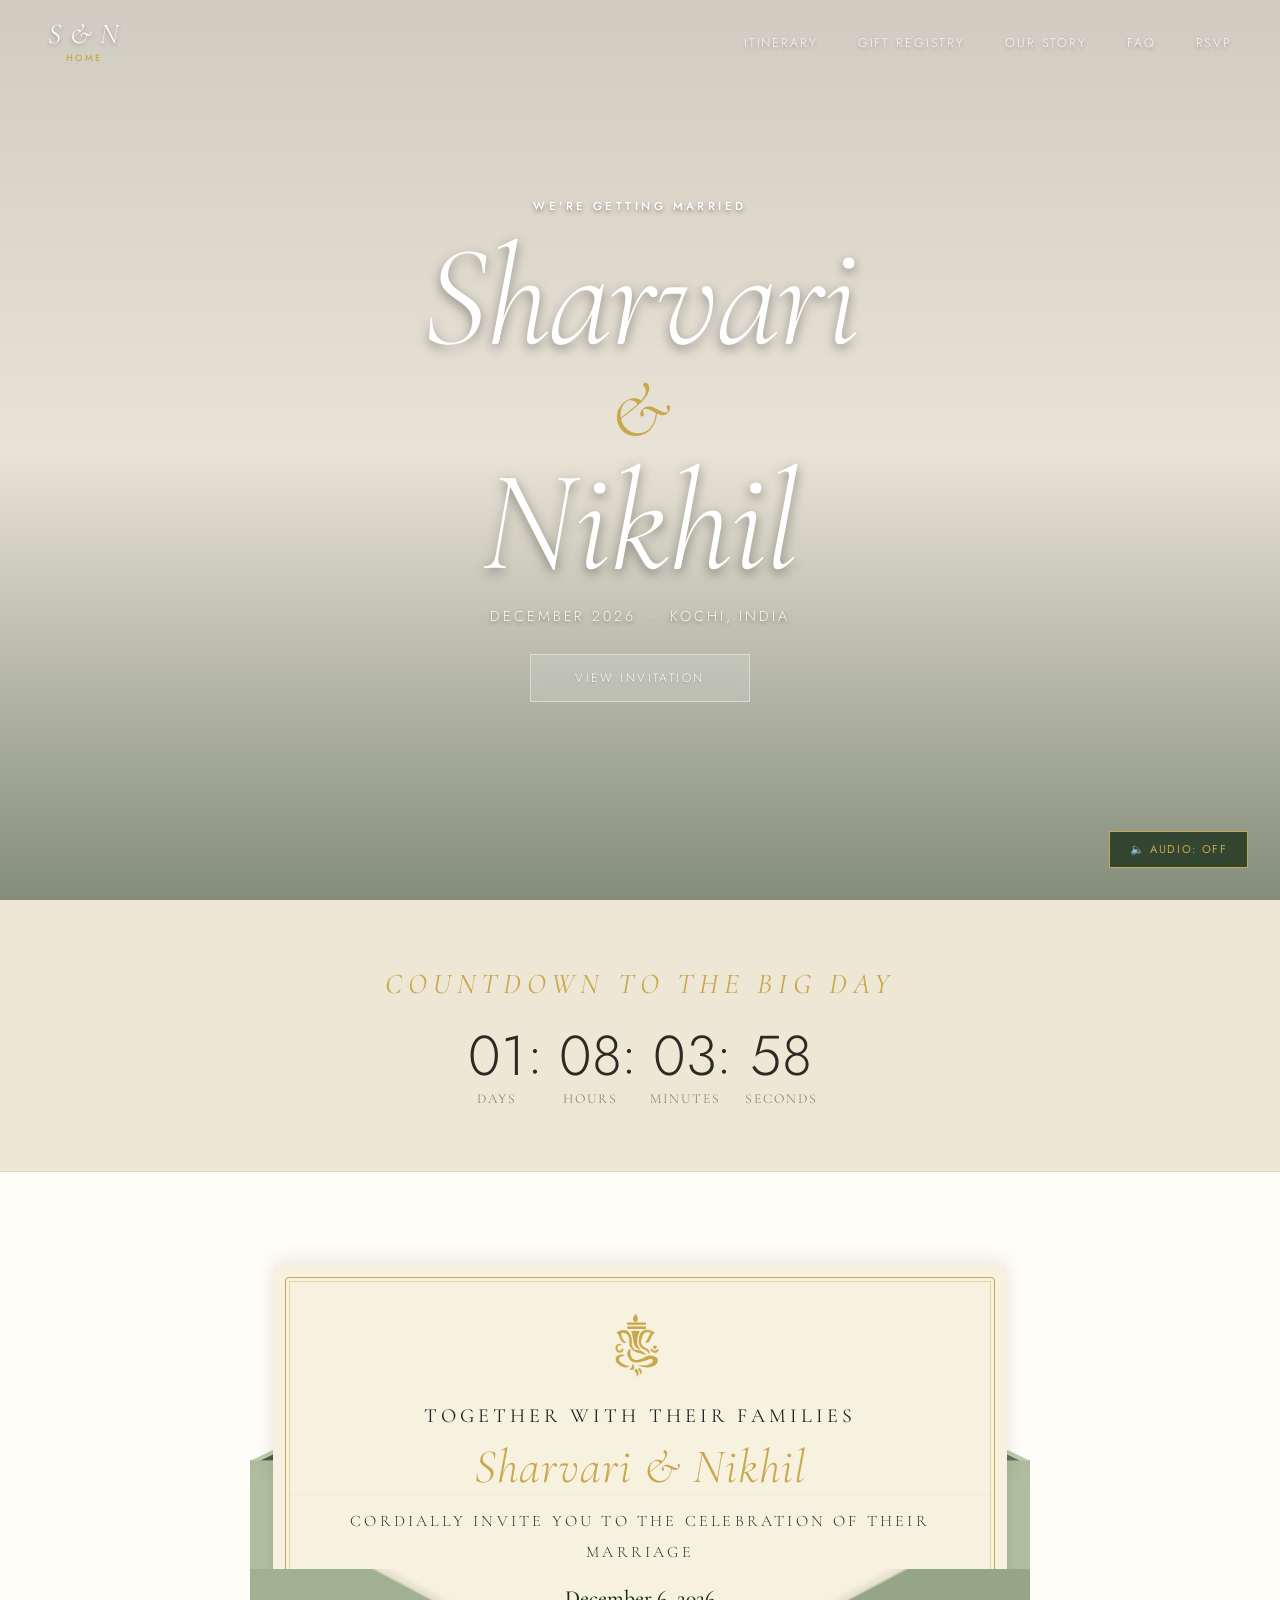
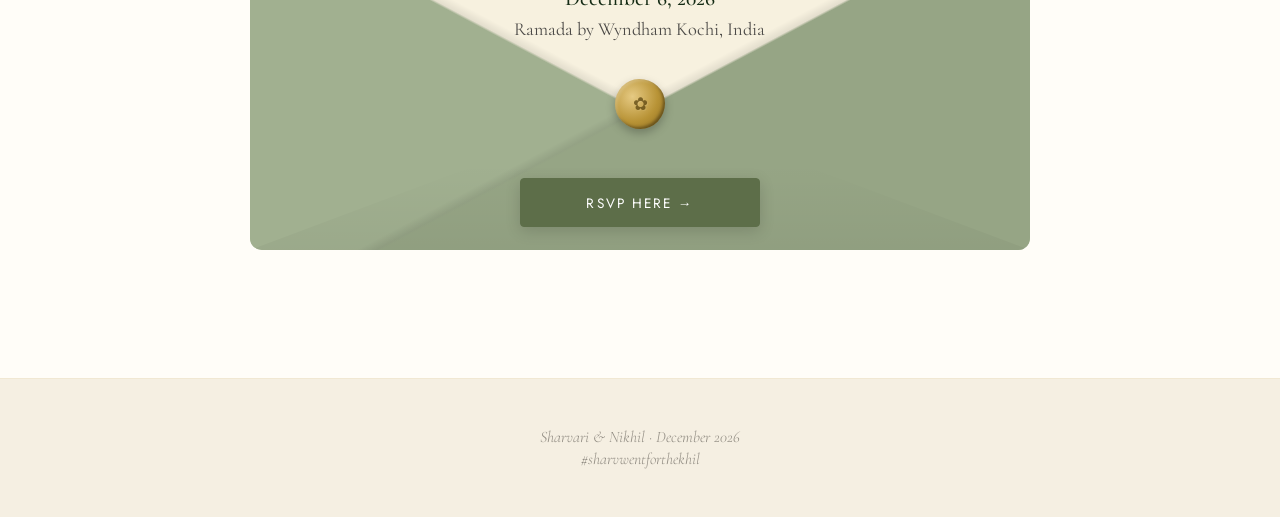
<file: index.html>
<!DOCTYPE html>
<html lang="en">

<head>
  <meta charset="UTF-8">
  <meta name="viewport" content="width=device-width, initial-scale=1.0">
  <title>Sharvari &amp; Nikhil — Getting Married</title>
  <link rel="preconnect" href="https://fonts.googleapis.com">
  <link rel="preconnect" href="https://fonts.gstatic.com" crossorigin>
  <!-- Shared fonts + unified color palette -->
  <link rel="stylesheet" href="theme.css">
  <style>
    *,
    *::before,
    *::after {
      margin: 0;
      padding: 0;
      box-sizing: border-box;
    }

    html {
      scroll-behavior: smooth;
    }

    body {
      background: var(--green-deep);
      color: var(--cream);
      font-family: 'Jost', sans-serif;
      font-weight: 300;
      overflow-x: hidden;
    }

    /* ==========================================================================
     [STYLE SECTION 1]: VIDEO CONTAINER BACKGROUND
     ========================================================================== */
    .video-background-container {
      position: absolute;
      top: 0;
      left: 0;
      width: 100%;
      height: 100vh;
      z-index: -2;
      overflow: hidden;
      background-color: var(--green-deep);
    }

    .video-background-container video {
      width: 100%;
      height: 100%;
      object-fit: cover;
    }

    .video-dark-overlay {
      position: absolute;
      top: 0;
      left: 0;
      width: 100%;
      height: 100vh;
      z-index: -1;
      background: linear-gradient(to bottom,
          rgba(0, 0, 0, 0.15) 0%,
          rgba(0, 0, 0, 0.05) 50%,
          rgba(var(--green-forest-rgb), 0.5) 100%);
      pointer-events: none;
    }

    .audio-control-toggle {
      position: fixed;
      bottom: 2rem;
      right: 2rem;
      z-index: 150;
      background: rgba(var(--green-forest-rgb), 0.75);
      border: 1px solid var(--gold);
      color: var(--gold);
      padding: 0.6rem 1.2rem;
      font-family: 'Jost', sans-serif;
      font-size: 0.7rem;
      letter-spacing: 0.15em;
      text-transform: uppercase;
      cursor: pointer;
      transition: all 0.3s ease;
      backdrop-filter: blur(4px);
    }

    .audio-control-toggle:hover {
      background: var(--gold);
      color: var(--green-deep);
    }

    /* ==========================================================================
     [STYLE SECTION 2]: NAVIGATION BAR HEADER
     ========================================================================== */
    nav {
      position: fixed;
      top: 0;
      left: 0;
      right: 0;
      z-index: 1000;
      display: flex;
      justify-content: space-between;
      align-items: center;
      padding: 1.25rem 3rem;
      background: transparent;
      transition: background 0.4s, backdrop-filter 0.4s;
    }

    .nav-brand-group {
      display: flex;
      flex-direction: column;
      align-items: center;
      text-decoration: none;
    }

    .nav-logo {
      color: #ffffff;
      font-family: 'Cormorant Garamond', serif;
      font-style: italic;
      font-size: 1.8rem;
      line-height: 1;
      letter-spacing: 0.03em;
      text-shadow: 0 2px 4px rgba(0, 0, 0, 0.3);
    }

    .nav-sublabel {
      font-family: 'Jost', sans-serif;
      font-size: 0.58rem;
      letter-spacing: 0.25em;
      text-transform: uppercase;
      color: var(--gold);
      margin-top: 0.25rem;
      font-weight: 500;
      line-height: 1;
    }

    .nav-links {
      display: flex;
      gap: 2.5rem;
      list-style: none;
    }

    .nav-links a {
      color: rgba(255, 255, 255, 0.85);
      text-decoration: none;
      font-size: 0.78rem;
      letter-spacing: 0.15em;
      text-transform: uppercase;
      transition: color 0.2s;
      text-shadow: 0 2px 4px rgba(0, 0, 0, 0.3);
    }

    .nav-links a:hover {
      color: var(--gold);
    }

    #main-nav { flex-wrap: wrap; }
    #main-nav .nav-toggle {
      display: none;
      background: transparent;
      border: 1px solid var(--gold);
      color: #ffffff;
      font-family: var(--font-sans);
      font-size: 0.65rem;
      letter-spacing: 0.12em;
      text-transform: uppercase;
      padding: 0.6rem 1rem;
      cursor: pointer;
      text-shadow: 0 1px 2px rgba(0,0,0,0.5);
    }

    nav.scrolled {
      background: rgba(245, 239, 226, 0.92);
      backdrop-filter: blur(12px);
      border-bottom: 1px solid rgba(201, 168, 76, 0.4);
    }

    nav.scrolled .nav-logo {
      color: #2d2a24;
      text-shadow: none;
    }

    nav.scrolled .nav-toggle {
      color: #2d2a24;
      border-color: #2d2a24;
      text-shadow: none;
    }

    nav.scrolled .nav-links a {
      color: #2d2a24;
      text-shadow: none;
    }

    nav.scrolled .nav-links a:hover {
      color: var(--gold);
    }

    /* ==========================================================================
     [STYLE SECTION 3]: HERO TOP HEADER SECTION
     ========================================================================== */
    .hero {
      position: relative;
      height: 100vh;
      overflow: hidden;
      display: flex;
      align-items: center;
      justify-content: center;
    }

    .hero-content {
      position: relative;
      z-index: 2;
      text-align: center;
      display: flex;
      flex-direction: column;
      align-items: center;
      gap: 1.2rem;
    }

    .hero-eyebrow {
      font-size: 0.72rem;
      letter-spacing: 0.3em;
      text-transform: uppercase;
      color: #ffffff;
      font-weight: 500;
      text-shadow: 0 2px 4px rgba(0, 0, 0, 0.4);
    }

    .hero-names {
      font-family: 'Cormorant Garamond', serif;
      font-size: clamp(4rem, 12vw, 9rem);
      font-weight: 300;
      line-height: 0.9;
      letter-spacing: -0.01em;
      color: #ffffff;
      text-shadow: 0 4px 12px rgba(0, 0, 0, 0.4);
    }

    .hero-names span {
      display: block;
      font-style: italic;
    }

    .hero-names .ampersand {
      font-size: 0.55em;
      color: var(--gold);
      display: block;
      line-height: 1.2;
      text-shadow: none;
    }

    .hero-date {
      font-size: 0.9rem;
      letter-spacing: 0.2em;
      color: rgba(255, 255, 255, 0.9);
      text-transform: uppercase;
      text-shadow: 0 2px 4px rgba(0, 0, 0, 0.4);
    }

    .hero-cta {
      margin-top: 0.5rem;
      display: inline-block;
      padding: 0.9rem 2.8rem;
      background: rgba(255, 255, 255, 0.15);
      backdrop-filter: blur(6px);
      border: 1px solid rgba(255, 255, 255, 0.4);
      color: #ffffff;
      text-decoration: none;
      font-size: 0.75rem;
      letter-spacing: 0.2em;
      text-transform: uppercase;
      transition: all 0.3s ease;
      text-shadow: 0 1px 2px rgba(0, 0, 0, 0.2);
    }

    .hero-cta:hover {
      background: #ffffff;
      color: var(--green-deep);
      border-color: #ffffff;
      text-shadow: none;
    }

    /* ==========================================================================
     [STYLE SECTION 3.5]: DYNAMIC COUNTDOWN TIMER SECTION (NEW GREEN SHADE)[cite: 2]
     ========================================================================== */
    .timer-section {
      background: #efe7d6;
      /* Soft cream — a shade deeper than the page for subtle separation */
      padding: 4rem 2rem;
      text-align: center;
      position: relative;
      z-index: 20;
      border-bottom: 1px solid rgba(45, 42, 36, 0.08);
    }

    .timer-header-calligraphy {
      font-family: 'Cormorant Garamond', serif;
      font-style: italic;
      text-transform: uppercase;
      letter-spacing: 0.2em;
      font-size: clamp(1.2rem, 3vw, 1.8rem);
      color: var(--gold);
      line-height: 1.4;
      margin-bottom: 1.5rem;
      font-weight: 400;
    }

    .timer-grid-layout {
      display: flex;
      justify-content: center;
      align-items: flex-end;
      gap: clamp(0.5rem, 2vw, 1.5rem);
      max-width: 650px;
      margin: 0 auto;
    }

    .timer-unit-slot {
      display: flex;
      flex-direction: column;
      align-items: center;
      min-width: 70px;
      position: relative;
    }

    .timer-unit-slot:not(:last-child)::after {
      content: ':';
      position: absolute;
      right: -0.75rem;
      font-size: clamp(2rem, 6vw, 3.5rem);
      color: var(--cream);
      line-height: 1;
      top: -0.15rem;
    }

    .timer-live-number {
      font-family: 'Jost', sans-serif;
      font-weight: 300;
      font-size: clamp(2rem, 6vw, 3.5rem);
      color: var(--cream);
      line-height: 1;
      margin-bottom: 0.35rem;
      letter-spacing: 0.02em;
    }

    .timer-unit-label {
      font-family: 'Cormorant Garamond', serif;
      font-size: 0.85rem;
      letter-spacing: 0.15em;
      text-transform: uppercase;
      color: rgba(45, 42, 36, 0.6);
    }

    /* ==========================================================================
     [STYLE SECTION 4]: THE TRIPTYCH PARCHMENT ENVELOPE & EDITORIAL FONTS[cite: 2]
     ========================================================================== */
    .invite-section {
      background: var(--green-dark);
      padding: 8rem 2rem 4rem;
      display: flex;
      flex-direction: column;
      justify-content: center;
      align-items: center;
      position: relative;
      z-index: 10;
    }

    .envelope-container {
      max-width: 780px;
      width: 100%;
      aspect-ratio: 2 / 1;
      position: relative;
      margin: 10rem auto 4rem;
    }

    .envelope-back-and-flap {
      position: absolute;
      inset: 0;
      background-color: var(--envelope-bg);
      border-radius: 0 0 12px 12px;
      z-index: 1;
      box-shadow: inset 0 0 30px rgba(0, 0, 0, 0.05);
    }

    /* TRIANGLE 1 (OUTER BASE) */
    .envelope-flap-top {
      position: absolute;
      top: 0;
      left: 0;
      width: 100%;
      height: 48%;
      background: var(--envelope-flap-top);
      clip-path: polygon(50% 0%, 0% 100%, 100% 100%);
      transform: translateY(-99.5%);
      z-index: 1;
      filter: drop-shadow(0 -4px 5px rgba(0, 0, 0, 0.05));
    }

    /* TRIANGLE 2 (MIDDLE INSET): GLASSY PARCHMENT */
    .envelope-flap-top::before {
      content: '';
      position: absolute;
      top: 6px;
      left: 10px;
      width: calc(100% - 20px);
      height: calc(100% - 6px);
      background:
        linear-gradient(135deg, rgba(255, 255, 255, 0.42) 0%, rgba(255, 255, 255, 0) 25%, rgba(255, 255, 255, 0) 70%, rgba(255, 255, 255, 0.2) 100%),
        linear-gradient(65deg, transparent 45%, rgba(255, 255, 255, 0.3) 48%, rgba(255, 255, 255, 0.5) 50%, rgba(255, 255, 255, 0.1) 53%, transparent 56%),
        rgba(34, 63, 36, 0.85);
      clip-path: polygon(50% 0%, 0% 100%, 100% 100%);
      z-index: 2;
    }

    /* TRIANGLE 3 (INNER CORE SHEET) */
    .envelope-flap-top::after {
      content: '';
      position: absolute;
      top: 30px;
      left: 50px;
      width: calc(100% - 100px);
      height: calc(100% - 30px);
      background: var(--envelope-flap-top);
      clip-path: polygon(50% 0%, 0% 100%, 100% 100%);
      z-index: 3;
    }

    /* LEVEL 3: FRONT CLOSURE COVER PANELS */
    .envelope-front-folds {
      position: absolute;
      bottom: 0;
      left: 0;
      width: 100%;
      height: 72%;
      z-index: 3;
    }

    .envelope-fold-left {
      position: absolute;
      inset: 0;
      background: linear-gradient(28deg, var(--envelope-shadow-left) 49.6%, rgba(0, 0, 0, 0.08) 50%, transparent 51.5%);
      z-index: 1;
      border-radius: 0 0 0 12px;
      pointer-events: none;
    }

    .envelope-fold-right {
      position: absolute;
      inset: 0;
      background: linear-gradient(-28deg, var(--envelope-shadow-right) 49.6%, rgba(0, 0, 0, 0.08) 50%, transparent 51.5%);
      z-index: 1;
      border-radius: 0 0 12px 0;
      pointer-events: none;
    }

    .envelope-fold-bottom {
      position: absolute;
      bottom: 0;
      left: 0;
      width: 100%;
      height: 52%;
      background: linear-gradient(180deg, transparent 40%, rgba(0, 0, 0, 0.04) 100%);
      clip-path: polygon(0% 100%, 50% 0%, 100% 100%);
      z-index: 2;
      border-radius: 0 0 12px 12px;
      pointer-events: none;
    }

    /* 3D ORGANIC GOLD WAX SEAL */
    .envelope-wax-seal {
      position: absolute;
      bottom: calc(52% - 25px);
      left: 50%;
      transform: translateX(-50%);
      width: 50px;
      height: 50px;
      border-radius: 48% 52% 49% 51% / 51% 48% 52% 49%;
      background: radial-gradient(circle at 35% 35%, #e6ca83 0%, #b89336 55%, #8a691c 100%);
      z-index: 3;
      box-shadow:
        0 4px 10px rgba(0, 0, 0, 0.25),
        inset -2px -2px 3px rgba(0, 0, 0, 0.35),
        inset 2px 2px 3px rgba(255, 255, 255, 0.2);
      display: flex;
      align-items: center;
      justify-content: center;
      pointer-events: none;
    }

    .envelope-wax-seal::before {
      content: '✿';
      font-size: 1.1rem;
      color: #5c4611;
      opacity: 0.75;
      text-shadow: 1px 1px 0px rgba(255, 255, 255, 0.1);
    }

    /* EMBEDDED BUTTON WRAPPER */
    .envelope-embedded-rsvp {
      position: absolute;
      bottom: 8%;
      left: 50%;
      transform: translateX(-50%);
      z-index: 4;
      width: 100%;
      max-width: 240px;
      text-align: center;
    }

    .invite-rsvp {
      display: inline-block;
      padding: 0.85rem 1.75rem;
      background: var(--green-light);
      border: 1px solid var(--green-light);
      color: #ffffff;
      text-decoration: none;
      font-size: 0.85rem;
      letter-spacing: 0.15em;
      text-transform: uppercase;
      transition: all 0.3s cubic-bezier(0.25, 0.46, 0.45, 0.94);
      font-weight: 400;
      width: 100%;
      border-radius: 4px;
      box-shadow: 0 4px 15px rgba(0, 0, 0, 0.15);
    }

    .invite-rsvp:hover {
      background: var(--gold);
      color: #ffffff;
      border-color: var(--gold);
    }

    /* ==========================================================================
     [TYPOGRAPHY RE-ARCHITECT]: DELICATE LUXURY STATIONERY SYSTEM[cite: 2]
     ========================================================================== */
    .invite-letter-sheet {
      position: absolute;
      top: -50%;
      left: 3%;
      width: 94%;
      height: 118%;
      background: #f7f1df;
      color: #333230;
      z-index: 2;
      box-shadow: 0 -6px 20px rgba(0, 0, 0, 0.08), 0 6px 15px rgba(0, 0, 0, 0.04);
      border-radius: 6px;
      display: flex;
      flex-direction: column;
      justify-content: center;
      align-items: center;
      padding: 2.5rem 2rem;
      background-image: linear-gradient(to bottom, transparent 49.8%, rgba(0, 0, 0, 0.02) 50%, transparent 50.2%);
    }

    .invite-letter-sheet::before {
      content: '';
      position: absolute;
      top: 12px;
      left: 12px;
      right: 12px;
      bottom: 12px;
      border: 1.5px solid var(--gold);
      outline: 1px solid rgba(201, 168, 76, 0.4);
      outline-offset: -5px;
      pointer-events: none;
      z-index: 10;
      border-radius: 4px;
    }

    .letter-header-flap {
      width: 100%;
      border-bottom: 1px dashed rgba(201, 168, 76, 0.3);
      padding-bottom: 0.4rem;
      margin-bottom: 0.85rem;
      text-align: center;
    }

    .ganesh-icon {
      width: 65px;
      height: auto;
      margin: 0 auto 0.5rem auto;
      display: block;
    }

    .letter-flap-names {
      font-family: 'Cormorant Garamond', serif;
      font-size: 2.4rem;
      font-style: italic;
      font-weight: 300;
      color: var(--gold);
      letter-spacing: 0.02em;
      line-height: 1.1;
      text-align: center;
      margin-bottom: 0.5rem;
    }

    .letter-flap-date {
      font-family: 'Cormorant Garamond', serif;
      font-size: 1.25rem;
      font-style: italic;
      color: #a68429;
      margin-top: 0.15rem;
      font-weight: 400;
    }

    .invite-label {
      font-family: 'Cormorant Garamond', serif;
      font-size: 0.85rem;
      letter-spacing: 0.25em;
      text-transform: uppercase;
      color: #6b7a6b;
      margin-bottom: 0.5rem;
      font-weight: 500;
    }

    .invite-title {
      font-family: 'Cormorant Garamond', serif;
      font-size: 1rem;
      font-weight: 400;
      color: #222;
      line-height: 1.2;
      margin-bottom: 0.5rem;
      text-align: center;
      letter-spacing: 0.2em;
      text-transform: uppercase;
    }

    .invite-body {
      font-family: 'Cormorant Garamond', serif;
      font-size: 1rem;
      color: #333230;
      line-height: 1.7;
      text-align: center;
      margin-bottom: 1.25rem;
      letter-spacing: 0.2em;
      text-transform: uppercase;
    }

    .invite-body strong {
      font-family: 'Cormorant Garamond', serif;
      font-weight: 500;
      color: var(--green-forest);
      font-size: 1.35rem;
      letter-spacing: 0.01em;
    }

    .invite-details {
      display: flex;
      justify-content: center;
      gap: 3rem;
      width: 100%;
      border-top: 1px solid rgba(0, 0, 0, 0.06);
      border-bottom: 1px solid rgba(0, 0, 0, 0.06);
      padding: 0.6rem 0;
    }

    .invite-detail-item {
      text-align: center;
    }

    .invite-detail-item .label {
      font-family: 'Jost', sans-serif;
      font-size: 0.85rem;
      letter-spacing: 0.15em;
      text-transform: uppercase;
      color: #6b7a6b;
      margin-bottom: 0.2rem;
      font-weight: 500;
    }

    .invite-detail-item .value {
      font-family: 'Cormorant Garamond', serif;
      font-size: 1.15rem;
      font-weight: 400;
      color: #222;
      line-height: 1.2;
    }

    @media (min-width: 1024px) {
      .letter-flap-names { font-size: 3rem; margin-bottom: 0.8rem; }
      .letter-flap-date { font-size: 1.5rem; }
      .invite-label { font-size: 0.95rem; margin-bottom: 0.8rem; }
      .invite-title { font-size: 1.25rem; margin-bottom: 0.8rem; }
      .invite-body { font-size: 1rem; line-height: 1.9; margin-bottom: 1.2rem; }
      .invite-body strong { font-size: 1.6rem; }
      .invite-detail-item .label { font-size: 0.95rem; }
      .invite-detail-item .value { font-size: 1.2rem; }
      .invite-details { padding: 0.8rem 0; margin-bottom: 1.5rem; }
    }

    /* ==========================================================================
     [STYLE SECTION 5]: THE LOWER TILES LINKED NAVIGATION MATRIX[cite: 2]
     ========================================================================== */
    .quick-nav {
      padding: 5rem 2rem;
      max-width: 1100px;
      margin: 0 auto;
      display: grid;
      grid-template-columns: repeat(auto-fit, minmax(220px, 1fr));
      gap: 1.5px;
      background: rgba(201, 168, 76, 0.12);
      position: relative;
      z-index: 10;
    }

    .quick-tile {
      background: #fffdf8;
      backdrop-filter: blur(4px);
      padding: 3rem 2.5rem;
      text-decoration: none;
      display: flex;
      flex-direction: column;
      gap: 1rem;
      transition: background 0.3s;
    }

    .quick-tile:hover {
      background: #f3ead4;
    }

    .quick-tile .tile-num {
      font-size: 0.65rem;
      letter-spacing: 0.2em;
      color: var(--green-light);
      font-weight: 400;
    }

    .quick-tile .tile-title {
      font-family: 'Cormorant Garamond', serif;
      font-size: 1.7rem;
      font-weight: 300;
      color: var(--cream);
    }

    .quick-tile .tile-desc {
      font-size: 0.8rem;
      color: var(--text-dim);
      line-height: 1.7;
    }

    .quick-tile .tile-arrow {
      font-size: 1.2rem;
      color: var(--gold);
      margin-top: auto;
    }

    footer {
      padding: 3rem 2rem;
      text-align: center;
      border-top: 1px solid rgba(201, 168, 76, 0.1);
      background: var(--green-deep);
      position: relative;
      z-index: 10;
    }

    footer p {
      font-family: 'Cormorant Garamond', serif;
      font-style: italic;
      font-size: 1rem;
      color: var(--text-dim);
    }

    @media (max-width: 768px) {
      nav {
        padding: 1rem 1.5rem;
      }

      #main-nav .nav-toggle { display: block; }
      
      .nav-links {
        display: none;
        width: 100%;
        flex-direction: column;
        gap: 0;
        padding: 0.5rem 0;
        margin-top: 0.75rem;
        background: rgba(255, 255, 255, 0.15);
        backdrop-filter: blur(12px);
        border: 1px solid rgba(255, 255, 255, 0.4);
        border-radius: 8px;
      }
      
      #main-nav .nav-links.open { display: flex; }
      #main-nav .nav-links li { width: 100%; text-align: center; }
      #main-nav .nav-links a {
        display: block;
        width: 100%;
        padding: 0.85rem 0;
        font-size: 0.8rem;
        border-bottom: 1px solid rgba(255, 255, 255, 0.1);
      }
      #main-nav .nav-links li:last-child a { border-bottom: none; }
      
      nav.scrolled .nav-links { 
        background: transparent;
        backdrop-filter: none;
        border-color: transparent;
        border-top-color: rgba(201, 168, 76, 0.12);
        border-radius: 0;
      }
      nav.scrolled .nav-links a { 
        border-bottom-color: rgba(201, 168, 76, 0.08); 
        color: #2d2a24; 
        text-shadow: none; 
      }

      .invite-section {
        padding: 6rem 1rem 3rem;
      }

      .envelope-container {
        aspect-ratio: auto;
        height: 420px;
        margin-top: 8rem;
      }

      .envelope-flap-top {
        display: none;
      }

      .invite-letter-sheet {
        padding: 2.5rem 1.25rem 1rem;
        height: 135%;
        top: -45%;
        justify-content: flex-start;
      }

      .invite-details {
        gap: 0.8rem;
      }

      .letter-flap-names {
        font-size: 2.2rem;
      }

      .invite-title {
        font-size: 1.1rem;
      }

      .invite-body {
        font-size: 1rem;
      }

      .hero-names {
        font-size: clamp(3.5rem, 18vw, 7rem);
      }

      .envelope-embedded-rsvp {
        max-width: 180px;
        bottom: 5%;
      }
    }
  </style>
</head>

<body>

  <!-- [HTML SECTION 1]: BACKDROP STREAMING VIDEO MEDIA CHANNELS[cite: 2] -->
  <div class="video-background-container">
    <video id="bg-video" autoplay loop muted playsinline src="backgroundVideo.mp4"></video>
    <div class="video-dark-overlay"></div>
  </div>

  <button id="audio-toggle-btn" class="audio-control-toggle">🔈 Audio: Off</button>

  <!-- [HTML SECTION 2]: NAVIGATION MENU BLOCK CORES[cite: 2] -->
  <nav id="main-nav">
    <a href="index.html" class="nav-brand-group">
      <span class="nav-logo">S &amp; N</span>
      <span class="nav-sublabel">Home</span>
    </a>
    <button class="nav-toggle" id="nav-toggle-btn" type="button" aria-expanded="false" aria-controls="nav-menu">Menu</button>
    <ul class="nav-links" id="nav-menu">
      <li><a href="itinerary.html">Itinerary</a></li>
      <li><a href="registry.html">Gift Registry</a></li>
      <li><a href="gallery.html">Our Story</a></li>
      <li><a href="faq.html">FAQ</a></li>
      <li><a href="rsvp.html">RSVP</a></li>
    </ul>
  </nav>

  <!-- [HTML SECTION 3]: THE VIDEO HERO INTRO ENTRANCE[cite: 2] -->
  <section class="hero" id="hero">
    <div class="hero-content">
      <p class="hero-eyebrow">We're getting married</p>
      <h1 class="hero-names">
        <span>Sharvari</span>
        <span class="ampersand">&amp;</span>
        <span>Nikhil</span>
      </h1>
      <p class="hero-date">December 2026 &nbsp;·&nbsp; Kochi, India</p>
      <a href="#invitation" class="hero-cta">View Invitation</a>
    </div>
  </section>

  <!-- [HTML SECTION 3.5]: LIVING COUNTDOWN TILES MODULE (NEW INTERMEDIATE LINK)[cite: 2] -->
  <section class="timer-section" id="countdown-container">
    <h2 class="timer-header-calligraphy">Countdown to the big day</h2>
    <div class="timer-grid-layout">
      <div class="timer-unit-slot">
        <span class="timer-live-number" id="time-days">00</span>
        <span class="timer-unit-label">Days</span>
      </div>
      <div class="timer-unit-slot">
        <span class="timer-live-number" id="time-hours">00</span>
        <span class="timer-unit-label">Hours</span>
      </div>
      <div class="timer-unit-slot">
        <span class="timer-live-number" id="time-minutes">00</span>
        <span class="timer-unit-label">Minutes</span>
      </div>
      <div class="timer-unit-slot">
        <span class="timer-live-number" id="time-seconds">00</span>
        <span class="timer-unit-label">Seconds</span>
      </div>
    </div>
  </section>

  <!-- [HTML SECTION 4]: THE TRIPTYCH PARCHMENT ENVELOPE MODULE[cite: 2] -->
  <section class="invite-section" id="invitation">
    <div class="envelope-container">

      <!-- LEVEL 1: Back panel shell & Shimmering transparent parchment triangle flap framework[cite: 2] -->
      <div class="envelope-back-and-flap">
        <div class="envelope-flap-top"></div>
      </div>

      <!-- LEVEL 2: White Invitation Card (Sandwiched natively inside the envelope sleeve depth stack)[cite: 2] -->
      <article class="invite-letter-sheet">
        <header class="letter-header-flap" style="border-bottom: none; margin-bottom: 0.5rem; padding-bottom: 0;">
            <img src="ganesh-symbol.png" alt="Ganesha Symbol" class="ganesh-icon" style="margin-bottom: 1rem;">
          </header>

          <h3 class="invite-title">TOGETHER WITH THEIR FAMILIES</h3>
          <h2 class="letter-flap-names">Sharvari &amp; Nikhil</h2>
          <p class="invite-body">CORDIALLY INVITE YOU TO THE CELEBRATION OF THEIR MARRIAGE</p>

          <div class="invite-details" style="flex-direction: column; gap: 0.4rem; border: none; padding-top: 0;">
            <div class="invite-detail-item">
              <p class="value" style="font-family: var(--font-serif); font-size: 1.35rem; font-weight: 500; color: var(--green-forest);">December 6, 2026</p>
            </div>
            <div class="invite-detail-item">
              <p class="value" style="font-size: 1.15rem; color: #4c4a47;">Ramada by Wyndham Kochi, India</p>
          </div>
      </article>

      <!-- LEVEL 3: Front Intersecting Pocket Folds (Triangles Overlapping crisply on top face layer)[cite: 2] -->
      <div class="envelope-front-folds">
        <div class="envelope-fold-left"></div>
        <div class="envelope-fold-right"></div>
        <div class="envelope-fold-bottom"></div>

        <!-- Gold Wax Seal perfectly sitting over the front pocket apex[cite: 2] -->
        <div class="envelope-wax-seal"></div>

        <!-- EMBEDDED INTERACTION HOOK: RSVP links nested cleanly onto pocket face boundaries[cite: 2] -->
        <div class="envelope-embedded-rsvp">
          <a href="rsvp.html" class="invite-rsvp">RSVP Here →</a>
        </div>
      </div>

    </div>
  </section>

  <!-- REMOVED: SQUARE NAVIGATION LINK TILES -->

  <footer>
    <p>
      Sharvari &amp; Nikhil · December 2026<br>
      <span style="display:inline-block; margin-top:0.15rem;">#sharvwentforthekhil</span>
    </p>
  </footer>

  <script>
    const nav = document.getElementById('main-nav');
    const video = document.getElementById('bg-video');
    const audioBtn = document.getElementById('audio-toggle-btn');
    const navToggleBtn = document.getElementById('nav-toggle-btn');
    const navMenu = document.getElementById('nav-menu');

    if (navToggleBtn && navMenu) {
      navToggleBtn.addEventListener('click', () => {
        const isOpen = navMenu.classList.toggle('open');
        navToggleBtn.setAttribute('aria-expanded', isOpen);
      });
    }

    window.addEventListener('scroll', () => {
      nav.classList.toggle('scrolled', window.scrollY > 60);
    });

    audioBtn.addEventListener('click', () => {
      if (video.muted) {
        video.muted = false;
        audioBtn.innerText = "🔊 Audio: On";
      } else {
        video.muted = true;
        audioBtn.innerText = "🔈 Audio: Off";
      }
    });

    /* ==========================================================================
       [JAVASCRIPT TIME ZONE CONTROLLER]: NATIVE TIME SYNC MECHANISM
       ========================================================================== */
    function runWeddingClock() {
      // December 6, 2026 at 09:00 AM Kochi, India time
      const targetMoment = new Date("2026-12-06T09:00:00+05:30").getTime();

      const internalTracker = setInterval(() => {
        const now = new Date().getTime();
        const delta = targetMoment - now;

        if (delta < 0) {
          clearInterval(internalTracker);
          document.getElementById("countdown-container").style.display = "none";
          return;
        }

        // Calculate time units
        const d = Math.floor(delta / (1000 * 60 * 60 * 24));
        const h = Math.floor((delta % (1000 * 60 * 60 * 24)) / (1000 * 60 * 60));
        const m = Math.floor((delta % (1000 * 60 * 60)) / (1000 * 60));
        const s = Math.floor((delta % (1000 * 60)) / 1000);

        // Update display with padded numbers
        document.getElementById("time-days").innerText = String(d).padStart(2, '0');
        document.getElementById("time-hours").innerText = String(h).padStart(2, '0');
        document.getElementById("time-minutes").innerText = String(m).padStart(2, '0');
        document.getElementById("time-seconds").innerText = String(s).padStart(2, '0');
      }, 1000);
    }

    window.addEventListener('DOMContentLoaded', runWeddingClock);
  </script>
</body>

</html>
</file>
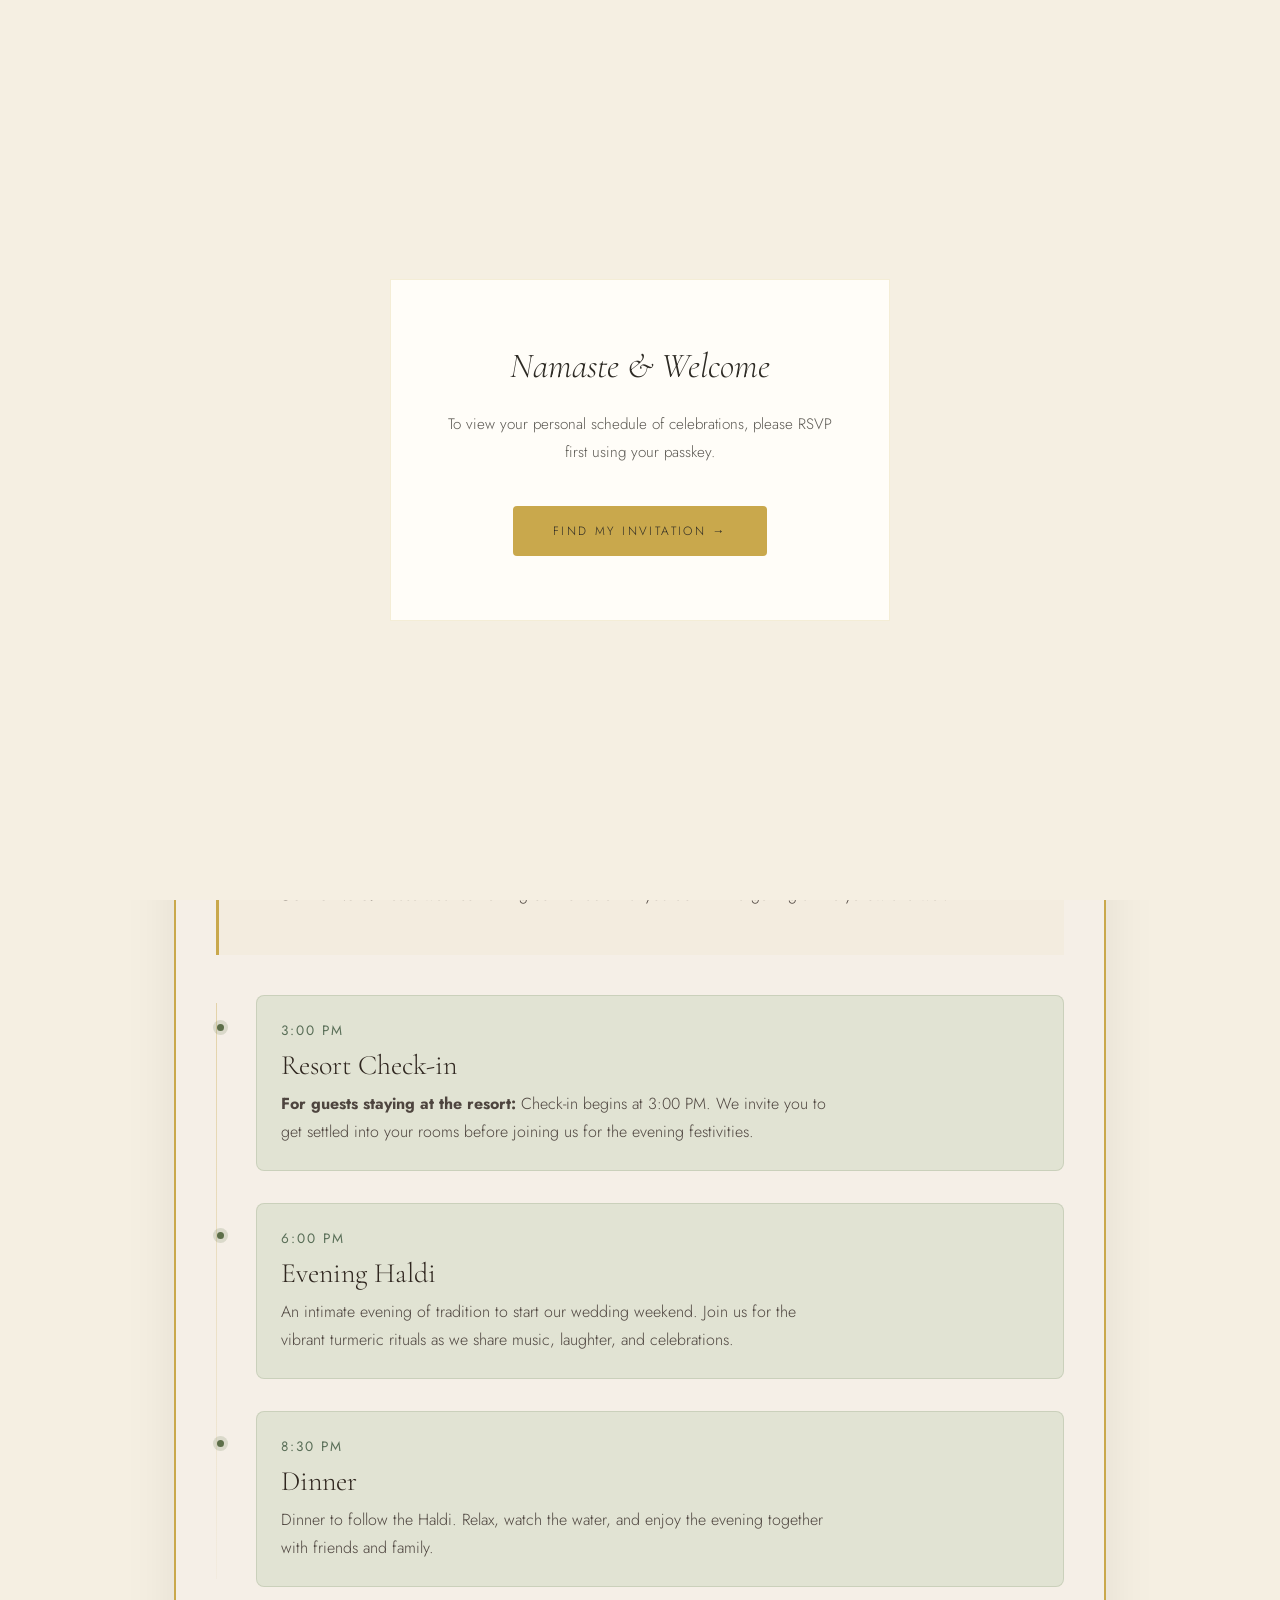
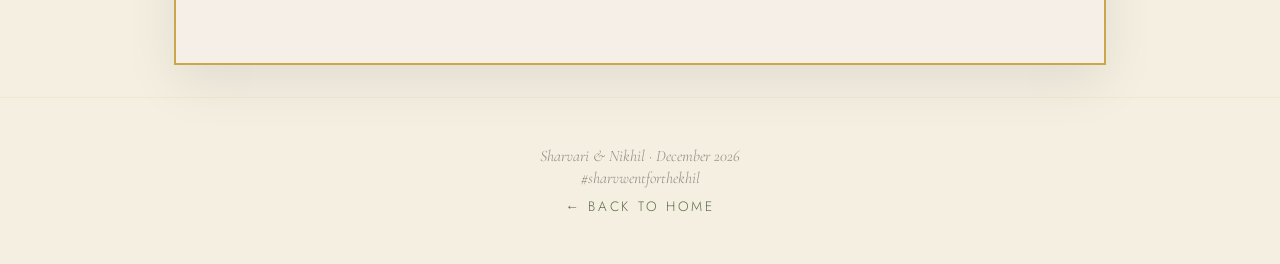
<file: itinerary.html>
<!DOCTYPE html>
<html lang="en">

<head>
  <meta charset="UTF-8">
  <meta name="viewport" content="width=device-width, initial-scale=1.0">
  <title>Itinerary — Sharvari & Nikhil</title>
  <link rel="preconnect" href="https://fonts.googleapis.com">
  <link rel="preconnect" href="https://fonts.gstatic.com" crossorigin>
  <link rel="stylesheet" href="theme.css">
  <style>
    *,
    *::before,
    *::after {
      margin: 0;
      padding: 0;
      box-sizing: border-box;
    }

    html {
      scroll-behavior: smooth;
    }

    body {
      background: var(--green-deep);
      color: var(--cream);
      font-family: 'Jost', sans-serif;
      font-weight: 300;
    }

    .page-hero {
      padding: 8rem 1.5rem 3rem;
      text-align: center;
    }

    .page-eyebrow {
      font-size: 0.85rem;
      letter-spacing: 0.3em;
      text-transform: uppercase;
      color: var(--green-light);
      margin-bottom: 1.2rem;
    }

    .page-title {
      font-family: 'Cormorant Garamond', serif;
      font-size: clamp(3rem, 8vw, 5.5rem);
      font-weight: 300;
      font-style: italic;
      line-height: 1;
    }

    .page-sub {
      margin-top: 1.2rem;
      font-size: 1rem;
      color: var(--text-dim);
      letter-spacing: 0.1em;
    }

    main {
      max-width: 980px;
      margin: 0 auto;
      padding: 1.5rem 1.5rem 2rem;
    }

    .itinerary-letter {
      position: relative;
      background: #f5f0e8;
      border: 2px solid var(--gold);
      border-radius: 0;
      padding: 2.5rem 2.5rem 2.7rem;
      box-shadow: 0 18px 50px rgba(0, 0, 0, 0.08);
      overflow: hidden;
      color: #2f261f;
    }

    .itinerary-letter::before {
      content: '';
      position: absolute;
      inset: 0;
      background: rgba(245, 240, 232, 0.88);
      pointer-events: none;
    }

    .itinerary-letter>* {
      position: relative;
      z-index: 1;
    }

    .day-tabs {
      display: flex;
      gap: 0;
      border: 1px solid rgba(201, 168, 76, 0.2);
      margin-bottom: 2rem;
      overflow: hidden;
    }

    .day-tab {
      flex: 1;
      background: none;
      border: none;
      color: #3d3328;
      font-family: 'Jost', sans-serif;
      font-weight: 300;
      font-size: 0.8rem;
      letter-spacing: 0.12em;
      padding: 0.75rem 0.9rem;
      cursor: pointer;
      transition: all 0.3s;
      border-right: 1px solid rgba(201, 168, 76, 0.2);
      display: flex;
      flex-direction: column;
      align-items: center;
      gap: 0.18rem;
      text-transform: none;
    }

    .day-tab:last-child {
      border-right: none;
    }

    .day-tab:hover {
      background: rgba(201, 168, 76, 0.12);
      color: #0d1f0f;
    }

    .day-tab.active {
      background: var(--green-accent);
      color: #2d2a24;
    }

    .day-tab .tab-main {
      font-family: 'Jost', sans-serif;
      font-size: 1.1rem;
      font-weight: 300;
      letter-spacing: 0.2em;
      text-transform: uppercase;
    }

    .day-tab .tab-sub {
      font-size: 0.85rem;
      color: var(--text-dim);
      letter-spacing: 0.06em;
      text-transform: none;
      margin-top: 0.2rem;
    }

    /* Tabs hidden when guest has no events that day */
    .day-tab.tab-hidden {
      display: none;
    }

    .day-panel {
      display: none;
    }

    .day-panel.active {
      display: block;
    }

    .day-header {
      margin-bottom: 1.5rem;
    }

    .day-header .day-name {
      font-family: 'Cormorant Garamond', serif;
      font-size: 2.8rem;
      font-weight: 300;
      font-style: italic;
    }

    .day-header .day-date {
      font-size: 1rem;
      letter-spacing: 0.15em;
      text-transform: uppercase;
      color: var(--green-light);
      margin-top: 0.5rem;
    }

    .timeline {
      position: relative;
      padding-left: 2.5rem;
    }

    .timeline::before {
      content: '';
      position: absolute;
      left: 0;
      top: 8px;
      bottom: 8px;
      width: 1px;
      background: linear-gradient(to bottom, rgba(201, 168, 76, 0.4), rgba(201, 168, 76, 0.05));
    }

    .timeline-item {
      position: relative;
      padding: 1.5rem;
      margin-bottom: 2rem;
      background: var(--sage-bg);
      border: 1px solid rgba(113, 130, 89, 0.2);
      border-radius: 8px;
      opacity: 0;
      transform: translateX(-12px);
      animation: slideIn 0.5s ease forwards;
    }

    .timeline-item:nth-child(1) {
      animation-delay: 0.05s;
    }

    .timeline-item:nth-child(2) {
      animation-delay: 0.15s;
    }

    .timeline-item:nth-child(3) {
      animation-delay: 0.25s;
    }

    .timeline-item:nth-child(4) {
      animation-delay: 0.35s;
    }

    .timeline-item:nth-child(5) {
      animation-delay: 0.45s;
    }

    .timeline-item:nth-child(6) {
      animation-delay: 0.55s;
    }

    .timeline-item::before {
      content: '';
      position: absolute;
      left: -2.5rem;
      top: 1.7rem;
      width: 7px;
      height: 7px;
      border-radius: 50%;
      background: var(--green-light);
      box-shadow: 0 0 0 4px rgba(113, 130, 89, 0.2);
    }

    .timeline-time {
      font-size: 0.85rem;
      letter-spacing: 0.15em;
      text-transform: uppercase;
      color: #5a6f58;
      margin-bottom: 0.5rem;
      font-weight: 400;
    }

    .timeline-title {
      font-family: 'Cormorant Garamond', serif;
      font-size: 1.75rem;
      font-weight: 300;
      margin-bottom: 0.5rem;
      color: #2f261f;
    }

    .timeline-location {
      font-size: 0.9rem;
      color: #7a623f;
      margin-bottom: 0.6rem;
    }

    .timeline-desc {
      font-size: 1rem;
      color: #4e453f;
      line-height: 1.75;
      max-width: 560px;
    }
    .expand-icon, .tap-hint {
      display: none;
    }

    .dress-code-block {
      margin: 1.5rem 0 2.5rem;
      padding: 1.5rem;
      background: rgba(201, 168, 76, 0.05);
      border-left: 3px solid var(--gold);
    }

    .dress-code-title {
      font-family: 'Cormorant Garamond', serif;
      font-size: 1.5rem;
      color: #2f261f;
      margin-bottom: 0.5rem;
      font-style: italic;
    }

    .dress-code-text {
      font-size: 1rem;
      color: #4e453f;
      line-height: 1.6;
      margin-bottom: 0.3rem;
    }

    .dress-code-img {
      max-width: 100%;
      height: auto;
      max-height: 350px;
      margin-top: 1rem;
      border: 1px solid rgba(201, 168, 76, 0.2);
      border-radius: 4px;
      box-shadow: 0 4px 15px rgba(0, 0, 0, 0.05);
      object-fit: cover;
    }

    .color-palette {
      display: flex;
      gap: 1.2rem;
      margin-top: 1rem;
      margin-bottom: 0.5rem;
      flex-wrap: wrap;
    }

    .color-swatch {
      display: flex;
      flex-direction: column;
      align-items: center;
      gap: 0.4rem;
    }

    .color-circle {
      width: 45px;
      height: 45px;
      border-radius: 50%;
      border: 1px solid rgba(0, 0, 0, 0.08);
      box-shadow: 0 2px 8px rgba(0, 0, 0, 0.06);
    }

    .color-label {
      font-size: 0.65rem;
      color: #7a623f;
      text-transform: uppercase;
      letter-spacing: 0.08em;
      text-align: center;
      max-width: 60px;
      line-height: 1.2;
    }

    .timeline-tag {
      display: inline-block;
      margin-top: 0.75rem;
      padding: 0.28rem 0.75rem;
      background: rgba(201, 168, 76, 0.14);
      border: 1px solid rgba(201, 168, 76, 0.22);
      font-size: 0.65rem;
      letter-spacing: 0.15em;
      text-transform: uppercase;
      color: #3d5937;
    }

    .timeline-tag.gold-tag {
      background: rgba(201, 168, 76, 0.12);
      border-color: rgba(201, 168, 76, 0.25);
      color: #8e7032;
    }

    .guest-rsvp {
      margin-top: 1rem;
      padding-top: 0.75rem;
      border-top: 1px solid rgba(201, 168, 76, 0.15);
      font-size: 1rem;
      color: #000;
    }

    .guest-rsvp-item {
      display: flex;
      justify-content: space-between;
      padding: 0.4rem 0;
      font-size: 0.9rem;
    }

    .guest-rsvp-yes {
      color: var(--green-light);
    }

    .guest-rsvp-no {
      color: #ff6b6b;
    }

    .hotel-cta-banner {
      margin-top: 4rem;
      padding: 2.5rem 3rem;
      background: var(--green-dark);
      border: 1px solid rgba(201, 168, 76, 0.2);
      display: flex;
      align-items: center;
      justify-content: space-between;
      gap: 2rem;
      flex-wrap: wrap;
    }

    .hotel-cta-banner .banner-text h3 {
      font-family: 'Cormorant Garamond', serif;
      font-size: 1.5rem;
      font-weight: 300;
      margin-bottom: 0.4rem;
    }

    .hotel-cta-banner .banner-text p {
      font-size: 0.82rem;
      color: var(--text-mid);
    }

    .hotel-cta-banner .banner-btn {
      white-space: nowrap;
      padding: 0.85rem 2.5rem;
      background: var(--green-accent);
      color: var(--cream);
      text-decoration: none;
      font-size: 0.75rem;
      letter-spacing: 0.18em;
      text-transform: uppercase;
      border-radius: 4px;
      transition: background 0.3s;
    }

    .hotel-cta-banner .banner-btn:hover {
      background: var(--green-light);
      color: var(--green-deep);
    }

    footer {
      padding: 3rem 2rem;
      text-align: center;
      border-top: 1px solid rgba(201, 168, 76, 0.1);
    }

    footer p {
      font-family: 'Cormorant Garamond', serif;
      font-style: italic;
      font-size: 1rem;
      color: var(--text-dim);
    }

    @keyframes slideIn {
      to {
        opacity: 1;
        transform: translateX(0);
      }
    }

    @media(max-width:640px) {
      nav {
        padding: 1rem 1.5rem;
      }

      .nav-links {
        display: none;
      }

      .page-hero {
        padding: 8rem 1rem 2.5rem;
      }

      .day-tabs {
        flex-direction: column;
      }
      .day-tab {
        border-right: none;
        border-bottom: 1px solid rgba(201, 168, 76, 0.2);
        padding: 0.75rem 1rem;
        width: 100%;
        text-align: center;
      }
      .day-tab:last-child {
        border-bottom: none;
      }
      .day-header .day-date {
        font-size: 0.9rem;
        letter-spacing: 0.05em;
        white-space: nowrap;
      }

      .timeline {
        border-left: none;
        padding-left: 0;
        margin-left: 0;
      }
      .timeline-item {
        position: relative;
        padding: 1.2rem;
        background: var(--sage-bg);
        border: 1px solid rgba(113, 130, 89, 0.2);
        border-radius: 8px;
        margin-bottom: 1rem;
        box-shadow: 0 4px 15px rgba(0,0,0,0.03);
      }
      .timeline-item::before {
        display: none;
      }
      .timeline-title-row {
        display: flex;
        justify-content: space-between;
        align-items: center;
        margin-bottom: 0.2rem;
      }
      .timeline-title {
        margin-bottom: 0;
        font-size: 1.5rem;
      }


      .hotel-cta-banner {
        flex-direction: column;
        align-items: flex-start;
      }

      .map-link-btn {
        padding: 1rem !important;
        gap: 0.5rem !important;
      }
      .map-link-btn svg {
        width: 20px !important;
        height: 20px !important;
      }
    }

    /* Gate lock screen */
    .itinerary-gate {
      position: fixed;
      inset: 0;
      background: var(--green-deep);
      z-index: 1000;
      display: none;
      align-items: center;
      justify-content: center;
      padding: 2rem;
    }

    .gate-card {
      max-width: 500px;
      width: 100%;
      border: 1px solid rgba(201, 168, 76, 0.2);
      background: var(--green-dark);
      padding: 4rem 3rem;
      text-align: center;
    }

    .gate-title {
      font-family: 'Cormorant Garamond', serif;
      font-style: italic;
      font-size: 2.2rem;
      font-weight: 300;
      margin-bottom: 1.5rem;
      color: var(--cream);
    }

    .gate-text {
      font-size: 0.95rem;
      color: var(--text-mid);
      line-height: 1.8;
      margin-bottom: 2.5rem;
    }

    .gate-btn {
      display: inline-block;
      padding: 1rem 2.5rem;
      background: var(--green-accent);
      color: var(--cream);
      text-decoration: none;
      font-size: 0.75rem;
      letter-spacing: 0.2em;
      text-transform: uppercase;
      border-radius: 4px;
      transition: background 0.3s, color 0.3s;
    }

    .gate-btn:hover {
      background: var(--green-light);
      color: var(--green-deep);
    }

    .hidden {
      display: none !important;
    }
  </style>
</head>

<body>

  <div id="itinerary-gate" class="itinerary-gate">
    <div class="gate-card">
      <h2 class="gate-title">Namaste &amp; Welcome</h2>
      <p class="gate-text">To view your personal schedule of celebrations, please RSVP first using your passkey.</p>
      <a href="rsvp.html" class="gate-btn">Find My Invitation →</a>
    </div>
  </div>

  <div id="site-header"></div>

  <div class="page-hero">
    <h1 class="page-title">Itinerary</h1>
    <p id="page-sub-greeting" class="page-sub">WHERE TO BE AND WHAT TO WEAR</p>
    <a href="https://www.google.com/maps/search/Ramada+by+Wyndham+Kochi" target="_blank" rel="noopener noreferrer" class="map-link-btn"
      style="display: inline-flex; align-items: center; justify-content: center; gap: 0.5rem; margin-top: 1.5rem; font-family: 'Jost', sans-serif; font-size: 0.75rem; font-weight: 400; letter-spacing: 0.15em; text-transform: uppercase; color: #ffffff; text-decoration: none; background: var(--green-light); border: 1px solid var(--green-light); padding: 1rem 2.5rem; border-radius: 4px; box-shadow: 0 4px 15px rgba(0,0,0,0.1); transition: all 0.3s;"
      onmouseover="this.style.background='var(--gold)'; this.style.borderColor='var(--gold)';"
      onmouseout="this.style.background='var(--green-light)'; this.style.borderColor='var(--green-light)';">
      <svg width="16" height="16" fill="currentColor" viewBox="0 0 16 16">
        <path d="M8 16s6-5.686 6-10A6 6 0 0 0 2 6c0 4.314 6 10 6 10zm0-7a3 3 0 1 1 0-6 3 3 0 0 1 0 6z" />
      </svg>
      <span>All events held at <span style="white-space: nowrap;">Ramada by Wyndham Kochi</span></span>
    </a>
  </div>

  <main>
    <div class="itinerary-letter">
      <div class="day-tabs">
        <button class="day-tab active" data-day="haldi" data-requires="haldi">
          <span class="tab-main">Haldi</span>
          <span class="tab-sub">(click to see)</span>
        </button>
        <button class="day-tab" data-day="wedding" data-requires="wedding">
          <span class="tab-main">Wedding</span>
          <span class="tab-sub">(click to see)</span>
        </button>
        <button class="day-tab" data-day="reception" data-requires="reception">
          <span class="tab-main">Reception</span>
          <span class="tab-sub">(click to see)</span>
        </button>
      </div>

      <!-- CHANGE HERE FOR DETAILS REGARDING EACH PART-->
      <!-- HALDI: Saturday, December 5 -->
      <div class="day-panel active" id="panel-haldi">
        <div class="day-header">
          <h2 class="day-name">Haldi</h2>
          <p class="day-date">Saturday · December 5, 2026</p>
        </div>
        <div class="panel-rsvps" data-event="haldi"></div>
        <div class="dress-code-block">
          <p class="dress-code-title">Dress Code: Kerala-Inspired Haldi</p>
          <p class="dress-code-text" style="margin-bottom: 1rem;">Join us for an evening of turmeric blessings and
            heartfelt rituals! To match our traditional theme, we'd love for guests to wear <strong>classic white and
              gold</strong> (feel free to add a vibrant pop of color!).</p>

          <ul style="list-style: none; padding: 0; margin-bottom: 0.5rem;">
            <li class="dress-code-text" style="position: relative; padding-left: 1.2rem; margin-bottom: 0.6rem;">
              <span style="position: absolute; left: 0; color: var(--gold);">✧</span>
              <strong>Attire Options:</strong> Traditional Kerala-style outfits are highly encouraged, but any festive
              white and gold Indian wear is perfect. We love seeing fun, colorful blouses, dupattas, or accessories
              paired with your whites! <a href="custom_haldi.png" target="_blank"
                style="color:var(--green-light);text-decoration:underline; white-space: nowrap;">Click here to see
                visual examples.</a>
            </li>
            <li class="dress-code-text" style="position: relative; padding-left: 1.2rem; margin-bottom: 1.5rem;">
              <span style="position: absolute; left: 0; color: var(--gold);">✧</span>
              <strong>A Gentle Note:</strong> Please wear something comfortable that you don't mind getting a little
              yellow and wet!
            </li>
          </ul>
        </div>
        <div class="timeline">
          <div class="timeline-item itinerary-haldi">
            <p class="timeline-time">3:00 PM</p>
            <div class="timeline-title-row">
              <h3 class="timeline-title">Resort Check-in</h3>
            </div>
            <p class="timeline-desc"><strong>For guests staying at the resort:</strong> Check-in begins at 3:00 PM. We invite you to get settled into your rooms before joining us for the evening festivities.</p>
          </div>
          <div class="timeline-item highlight itinerary-haldi">
            <p class="timeline-time">6:00 PM</p>
            <div class="timeline-title-row">
              <h3 class="timeline-title">Evening Haldi</h3>
            </div>
            <p class="timeline-desc">An intimate evening of tradition to start our wedding weekend. Join us for the
              vibrant turmeric rituals as we share music, laughter, and celebrations.</p>
          </div>
          <div class="timeline-item itinerary-haldi">
            <p class="timeline-time">8:30 PM</p>
            <div class="timeline-title-row">
              <h3 class="timeline-title">Dinner</h3>
            </div>
            <p class="timeline-desc">Dinner to follow the Haldi. Relax, watch the water, and enjoy
              the evening together with friends and family.</p>
          </div>
        </div>
      </div>

      <!-- WEDDING: Sunday Morning, December 6 -->
      <div class="day-panel" id="panel-wedding">
        <div class="day-header">
          <h2 class="day-name">The Wedding</h2>
          <p class="day-date">Sunday · December 6, 2026</p>
        </div>
        <div class="panel-rsvps" data-event="wedding"></div>
        <div class="dress-code-block">
          <p class="dress-code-title">Dress Code: South Indian Seaside</p>
          <p class="dress-code-text" style="margin-bottom: 1rem;">Join us in traditional Indian festive wear! To match
            our beautiful ocean backdrop, we'd love for guests to wear <strong>airy pastels and bright, happy
              shades</strong>.</p>

          <ul style="list-style: none; padding: 0; margin-bottom: 0;">
            <li class="dress-code-text" style="position: relative; padding-left: 1.2rem; margin-bottom: 0.6rem;">
              <span style="position: absolute; left: 0; color: var(--gold);">✧</span>
              <strong>Fabrics:</strong> Because our venue is right by the coast, light and breathable fabrics are highly
              recommended to stay comfortable in the seaside breeze.
            </li>
          </ul>
          
          <div style="margin-top: 1.5rem; padding: 1.25rem 1.5rem; background-color: var(--green-mid); border-radius: 6px; display: flex; gap: 1rem; align-items: flex-start;">
            <div style="color: var(--gold); font-size: 1.2rem; line-height: 1.2;">✧</div>
            <p class="dress-code-text" style="margin-bottom: 0; line-height: 1.5;">
              <strong>A Gentle Request:</strong> We welcome bright colors and soft pastels! We just kindly ask that guests avoid wearing <strong style="color: var(--green-forest);">red or cream</strong>, as these colors are reserved for the bride.
            </p>
          </div>

        </div>
        <div class="timeline">
          <div class="timeline-item highlight itinerary-wedding">
            <p class="timeline-time">8:30 AM</p>
            <div class="timeline-title-row">
              <h3 class="timeline-title">The Muhurtham</h3>
            </div>
            <p class="timeline-desc">The sacred wedding ceremony begins bright and early. We kindly ask guests to be
              seated by 7:45 AM to witness the traditional rituals, share in the blessings, and celebrate our union.</p>
          </div>
          <div class="timeline-item itinerary-wedding">
            <p class="timeline-time">11:00 AM</p>
            <div class="timeline-title-row">
              <h3 class="timeline-title">Sadhya & Photos</h3>
            </div>
            <p class="timeline-desc">Enjoy a traditional Kerala Sadhya (feast served on banana leaves). We invite all our guests to
              stay for group pictures to commemorate the day!</p>
          </div>
        </div>
      </div>

      <!-- RECEPTION: Sunday Evening, December 6 -->
      <div class="day-panel" id="panel-reception">
        <div class="day-header">
          <h2 class="day-name">The Reception</h2>
          <p class="day-date">Sunday · December 6, 2026</p>
        </div>
        <div class="panel-rsvps" data-event="reception"></div>
        <div class="dress-code-block">
          <p class="dress-code-title">Dress Code: Starry Night</p>
          <p class="dress-code-text" style="margin-bottom: 1rem;">Get ready to dance under the stars in Indian Festive
            Attire! To match the evening's elegant vibe, we'd love for guests to wear <strong>deep jewel tones and
              colors of the galaxy</strong>.</p>

          <ul style="list-style: none; padding: 0; margin-bottom: 0.5rem;">
            <li class="dress-code-text" style="position: relative; padding-left: 1.2rem; margin-bottom: 0.6rem;">
              <span style="position: absolute; left: 0; color: var(--gold);">✧</span>
              <strong>Attire Options:</strong> Traditional Indian festive wear is requested, but elegant long dresses
              and semi-formal suits are also wonderfully suited for the evening.
            </li>
            <li class="dress-code-text" style="position: relative; padding-left: 1.2rem;">
              <span style="position: absolute; left: 0; color: var(--gold);">✧</span>
              <strong>Color Inspiration:</strong> Think of the rich, moody colors of a night sky—<strong>midnight
                navy</strong>, <strong>deep
                emerald green</strong>, <strong>rich burgundy</strong>, <strong>deep plum</strong>, and <strong>dark
                charcoal</strong>, accented with <strong>gold</strong> or <strong>silver</strong>.
            </li>
          </ul>
        </div>
        <div class="timeline">
          <div class="timeline-item itinerary-reception">
            <p class="timeline-time">7:00 PM</p>
            <div class="timeline-title-row">
              <h3 class="timeline-title">Cocktail Hour</h3>
            </div>
            <p class="timeline-desc">A pre-dinner social hour with cocktails and ambient music while guests arrive and
              settle.</p>
          </div>
          <div class="timeline-item highlight itinerary-reception" style="margin-top:1.5rem;">
            <p class="timeline-time">8:00 PM</p>
            <div class="timeline-title-row">
              <h3 class="timeline-title">Dinner &amp; Dancing</h3>
            </div>
            <p class="timeline-desc">Formal dinner, special performances, and an open dance floor. Get ready for an
              unforgettable night!</p>
          </div>
        </div>
      </div>

    </div>
  </main>

  <footer>
    <p>
      Sharvari &amp; Nikhil · December 2026<br>
      <span style="display:inline-block; margin-top:0.15rem;">#sharvwentforthekhil</span><br>
      <a href="index.html"
        style="display:inline-block; margin-top:0.5rem; color:var(--green-light); text-decoration:none; font-family:'Jost',sans-serif; font-style:normal; font-size:0.85rem; letter-spacing:0.2em; text-transform:uppercase;">←
        Back to Home</a>
    </p>
  </footer>

  <script src="nav.js" defer></script>
  <script>
    document.addEventListener("DOMContentLoaded", () => {
      const savedPermissions = localStorage.getItem('weddingPartyPermissions');
      const guestResponses = JSON.parse(localStorage.getItem('weddingGuestResponses') || '[]');
      const gate = document.getElementById('itinerary-gate');

      // No RSVP done yet — show gate, block page
      if (!savedPermissions) {
        gate.style.display = 'flex';
        document.body.style.overflow = 'hidden';
        return;
      }

      const p = JSON.parse(savedPermissions);
      // p = { haldi: bool, wedding: bool, reception: bool }

      // --- Display guest responses on timeline items ---
      function displayGuestRsvps() {
        const events = ['haldi', 'wedding', 'reception'];

        // Clear existing panel RSVP areas
        document.querySelectorAll('.panel-rsvps').forEach(el => el.innerHTML = '');

        events.forEach(event => {
          const panelContainer = document.querySelector(`.panel-rsvps[data-event="${event}"]`);
          if (!panelContainer) return;

          let html = '<div class="guest-rsvp"><div style="font-weight:400; margin-bottom:0.3rem;">Guest attendance:</div>';

          if (!guestResponses || !guestResponses.length) {
            html += '<div class="guest-rsvp-item"><span>No saved RSVP data</span><span>—</span></div>';
          } else {
            guestResponses.forEach(guest => {
              const attendingField = `${event}_attending`;
              const status = guest[attendingField];
              const statusClass = status === 'Attending' ? 'guest-rsvp-yes' : status === 'Declined' ? 'guest-rsvp-no' : '';
              const statusText = status === 'Attending' ? '✓ Yes' : status === 'Declined' ? '✗ No' : '–';
              html += `<div class="guest-rsvp-item"><span>${guest.name}</span><span class="${statusClass}">${statusText}</span></div>`;
            });
          }

          html += '</div>';
          panelContainer.innerHTML = html;
        });
      }

      // Personalise subtitle
      // (optional: could pull name from localStorage too if you store it)

      // --- STEP 1: Hide individual timeline items the guest isn't invited to ---
      function enforceItemPermissions() {
        if (!p.haldi) {
          document.querySelectorAll('.itinerary-haldi').forEach(el => el.classList.add('hidden'));
        }
        if (!p.wedding) {
          document.querySelectorAll('.itinerary-wedding').forEach(el => el.classList.add('hidden'));
        }
        if (!p.reception) {
          document.querySelectorAll('.itinerary-reception').forEach(el => el.classList.add('hidden'));
        }
      }

      // --- STEP 2: Hide day tabs (and panels) the guest has zero events on ---
      function enforceDayTabVisibility() {
        document.querySelectorAll('.day-tab').forEach(tab => {
          const requires = tab.dataset.requires;

          let shouldShow = true;

          if (requires === 'haldi') {
            shouldShow = p.haldi;
          } else if (requires === 'wedding') {
            shouldShow = p.wedding;
          } else if (requires === 'reception') {
            shouldShow = p.reception;
          }
          // 'all' = always visible (Friday arrivals/welcome applies to everyone)

          if (!shouldShow) {
            tab.classList.add('tab-hidden');
            // Also hide the panel itself
            const panel = document.getElementById('panel-' + tab.dataset.day);
            if (panel) panel.classList.add('hidden');
          }
        });

        // If the currently-active tab got hidden, activate the first visible tab instead
        const activeTab = document.querySelector('.day-tab.active');
        if (activeTab && activeTab.classList.contains('tab-hidden')) {
          const firstVisible = document.querySelector('.day-tab:not(.tab-hidden)');
          if (firstVisible) firstVisible.click();
        }
      }

      enforceItemPermissions();
      enforceDayTabVisibility();
      displayGuestRsvps();

      // --- STEP 3: Tab click handler ---
      document.querySelectorAll('.day-tab').forEach(tab => {
        tab.addEventListener('click', () => {
          if (tab.classList.contains('tab-hidden')) return; // safety guard

          document.querySelectorAll('.day-tab').forEach(t => t.classList.remove('active'));
          document.querySelectorAll('.day-panel').forEach(panel => {
            // Only remove active — keep hidden class intact
            panel.classList.remove('active');
          });

          tab.classList.add('active');
          const panel = document.getElementById('panel-' + tab.dataset.day);
          if (panel) {
            panel.classList.add('active');

            // Re-enforce item-level permissions in case of first render
            enforceItemPermissions();

            // Re-display guest RSVPs for this tab
            displayGuestRsvps();

            // Re-trigger animations for visible items only
            panel.querySelectorAll('.timeline-item:not(.hidden)').forEach((item, i) => {
              item.style.animation = 'none';
              item.offsetHeight; // force reflow
              item.style.animation = `slideIn 0.5s ${i * 0.1}s ease forwards`;
            });

            // Smoothly scroll down so the content is fully in view on small screens
            if (window.innerWidth <= 640) {
              setTimeout(() => {
                const tabsContainer = document.querySelector('.day-tabs');
                if (tabsContainer) {
                  tabsContainer.scrollIntoView({ behavior: 'smooth', block: 'start' });
                }
              }, 50);
            }
          }
        });
      });
    });
  </script>
</body>

</html>
</file>
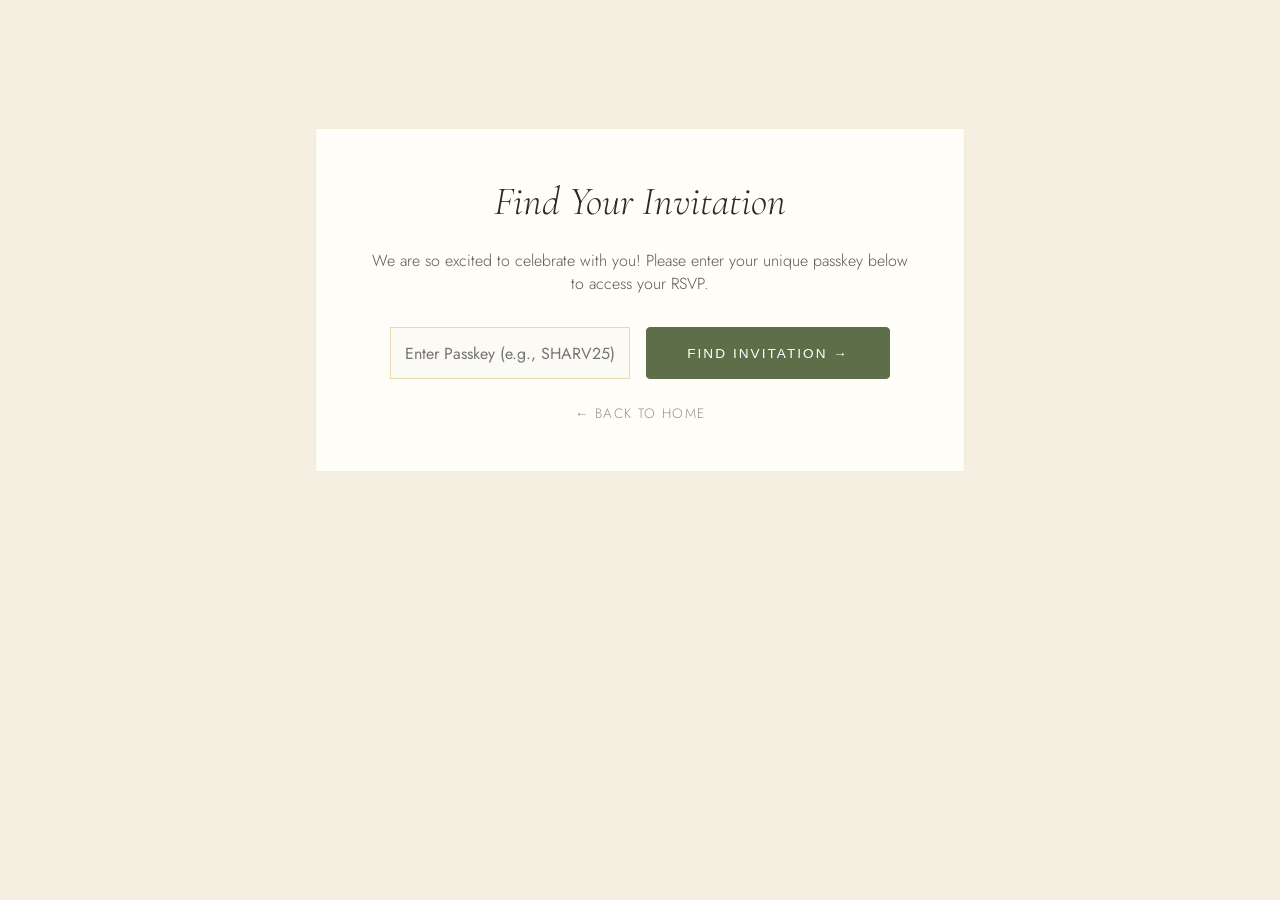
<file: rsvp.html>
<!DOCTYPE html>
<html lang="en">
<head>
<meta charset="UTF-8">
<meta name="viewport" content="width=device-width, initial-scale=1.0">
<title>RSVP — Sharvari & Nikhil</title>
<link rel="preconnect" href="https://fonts.googleapis.com">
<link rel="preconnect" href="https://fonts.gstatic.com" crossorigin>
<link rel="stylesheet" href="theme.css">
<style>
  *, *::before, *::after { margin: 0; padding: 0; box-sizing: border-box; }
  body { background: var(--green-deep); color: var(--cream); font-family: 'Jost', sans-serif; font-weight: 300; padding: 4rem 2rem; }
  .container { max-width: 650px; margin: 4rem auto 0; background: var(--green-dark); padding: 3rem; border: 1px solid rgba(201,168,76,0.2); }
  h1, h2 { font-family: 'Cormorant Garamond', serif; font-style: italic; font-weight: 300; margin-bottom: 1.5rem; text-align: center; }
  h1 { font-size: 2.5rem; }
  p { text-align: center; color: var(--text-mid); margin-bottom: 2rem; font-size: 1rem; }
  
  .form-group { margin-bottom: 1.25rem; display: flex; flex-direction: column; gap: 0.5rem; }
  label { font-size: 0.85rem; letter-spacing: 0.15em; text-transform: uppercase; color: var(--green-light); }
  input[type="text"], textarea {
    background: #fcfaf5; border: 1px solid rgba(201,168,76,0.4);
    padding: 0.85rem; color: var(--cream); font-family: inherit; font-size: 1rem; transition: border-color 0.3s; width: 100%;
  }
  input[type="text"]:focus { border-color: var(--gold); outline: none; }
  
  button { padding: 1rem 2.5rem; background: var(--green-light); border: 1px solid var(--green-light); border-radius: 4px; color: white; font-size: 0.85rem; letter-spacing: 0.15em; text-transform: uppercase; cursor: pointer; transition: all 0.3s ease; }
  button:hover { background: var(--gold); border-color: var(--gold); color: white; }
  
  .party-member-block {
    background: #faf6ee; border: 1px solid rgba(201,168,76,0.25);
    padding: 2rem; margin-bottom: 2rem; border-left: 3px solid var(--gold);
  }
  .member-name { font-family: 'Cormorant Garamond', serif; font-size: 1.8rem; color: var(--cream); margin-bottom: 1rem; border-bottom: 1px solid rgba(201,168,76,0.1); padding-bottom: 0.5rem; }
  .event-row { display: flex; justify-content: space-between; align-items: center; padding: 0.85rem 0; border-bottom: 1px solid rgba(201,168,76,0.05); flex-wrap: wrap; gap: 0.75rem; }
  .event-info-label { font-size: 1rem; color: var(--cream); font-weight: 400; }
  .radio-opts { display: flex; gap: 2rem; }
  .radio-label { display: flex; align-items: center; gap: 0.5rem; font-size: 1rem; color: var(--text-mid); cursor: pointer; }
  
  /* Custom Checkbox-style Radio Buttons */
  .radio-label input[type="radio"] {
    appearance: none;
    -webkit-appearance: none;
    width: 1.25rem;
    height: 1.25rem;
    border: 1px solid rgba(201,168,76,0.5);
    border-radius: 3px;
    background: rgba(0,0,0,0.15);
    display: grid;
    place-content: center;
    cursor: pointer;
    transition: all 0.2s;
    margin: 0;
  }
  .radio-label input[type="radio"]::before {
    content: "";
    width: 0.75rem;
    height: 0.75rem;
    background: var(--gold);
    transform: scale(0);
    transition: 0.15s transform ease-in-out;
    border-radius: 1px;
  }
  .radio-label input[type="radio"]:checked {
    border-color: var(--gold);
    background: rgba(201,168,76,0.1);
  }
  .radio-label input[type="radio"]:checked::before {
    transform: scale(1);
  }
  
  @media (max-width: 600px) {
    .container { padding: 2rem 1.5rem; }
    .passkey-row { flex-direction: column !important; }
    .party-member-block { padding: 1.5rem 1rem; }
    .event-row { flex-direction: column; align-items: flex-start; }
    .radio-opts { width: 100%; justify-content: flex-start; gap: 2rem; }
  }
  
  #rsvp-form-stage { display: none; }
  .error-msg { color: #ff6b6b; font-size: 0.95rem; text-align: center; margin-top: 1rem; display: none; }

  .confirm-modal{position:fixed;inset:0;display:flex;align-items:center;justify-content:center;z-index:2000}
  .confirm-overlay{position:absolute;inset:0;background:rgba(0,0,0,0.55)}
  .confirm-card{position:relative;background:var(--green-dark);padding:2rem;border:1px solid rgba(201,168,76,0.15);max-width:460px;width:90%;text-align:center}
  .confirm-card h3{font-family:'Cormorant Garamond',serif;font-size:1.4rem;font-weight:300;margin-bottom:0.5rem}
  .confirm-card p{color:var(--text-mid);margin-bottom:1rem}
  .confirm-actions{display:flex;gap:0.75rem;justify-content:center;margin-top:0.75rem}
  .confirm-actions button { width: auto; margin-top: 0; padding: 0.6rem 1.5rem; }
  .confirm-go-back{display:block;text-align:center;margin-top:0.75rem;color:var(--text-dim);font-size:1rem}
  .hidden{display:none !important;}
</style>
</head>
<body>
 
<div class="container">
  <div id="login-stage">
    <h1>Find Your Invitation</h1>
    <p>We are so excited to celebrate with you! Please enter your unique passkey below to access your RSVP.</p>
    <div class="passkey-row" style="display: flex; gap: 1rem; justify-content: center; max-width: 500px; margin: 0 auto 1.5rem;">
      <input type="text" id="passkey-input" placeholder="Enter Passkey (e.g., SHARV25)" autocomplete="off" style="flex: 1; min-width: 0;">
      <button id="find-invite-btn" style="white-space: nowrap;">Find Invitation →</button>
    </div>
    <div id="login-error" class="error-msg">Passkey not found. Please verify and try again.</div>
    <a href="index.html" style="display:block; text-align:center; color:var(--text-dim); text-decoration:none; font-size:0.85rem; letter-spacing:0.1em; text-transform:uppercase; margin-top:1.5rem;">← Back to Home</a>
  </div>
 
  <div id="rsvp-form-stage">
    <h2>Kindly Reply</h2>
    <p>We would be honored to celebrate with you! Please confirm your attendance below. (More details will follow your RSVP).</p>
    <form id="party-rsvp-form">
      <div id="party-members-container"></div>
      
      <div class="party-member-block contact-info-block" style="padding-bottom: 1.5rem; margin-bottom: 2rem;">
        <h3 class="member-name" style="font-size: 1.4rem; margin-bottom: 0.5rem;">Contact Information</h3>
        <p style="color: var(--text-mid); font-size: 0.85rem; margin-bottom: 1.5rem; text-align: left;">Please provide contact info for the party. Only one person needs to put their number/email.</p>
        
        <div class="form-group">
          <label>Email Address <span style="color:#ff6b6b">*</span></label>
          <input type="email" id="contact-email" required placeholder="Enter email address" style="background: #fcfaf5; border: 1px solid rgba(201,168,76,0.4); padding: 0.85rem; color: #333; font-family: inherit; font-size: 1rem; transition: border-color 0.3s; width: 100%;">
        </div>
        
        <div class="form-group">
          <label>Phone Number <span style="color:#ff6b6b">*</span></label>
          <div style="display: flex; background: #fcfaf5; border: 1px solid rgba(201,168,76,0.4); border-radius: 0;">
            <select id="contact-country-code" required style="background: transparent; border: none; border-right: 1px solid rgba(201,168,76,0.4); padding: 0.85rem; color: #333; font-family: inherit; font-size: 1rem; width: 140px; outline: none; cursor: pointer;">
              <!-- Options populated by JS -->
            </select>
            <input type="tel" id="contact-phone" required placeholder="Phone number" style="background: transparent; border: none; padding: 0.85rem; color: #333; font-family: inherit; font-size: 1rem; flex: 1; min-width: 0; outline: none;">
          </div>
        </div>
        
        <div class="form-group" style="margin-top:1.25rem;">
          <label>Leave a note or well wishes for the couple (optional):</label>
          <input type="text" id="contact-guest-note" style="background: #fcfaf5; border: 1px solid rgba(201,168,76,0.4); padding: 0.85rem; color: #333; font-family: inherit; font-size: 1rem; transition: border-color 0.3s; width: 100%;">
        </div>
      </div>
      <div style="text-align: center;">
        <button type="submit" id="submit-rsvp-btn">Submit Party RSVPs</button>
      </div>
    </form>
  </div>

  <div id="change-confirm" class="confirm-modal hidden">
    <div class="confirm-overlay"></div>
    <div class="confirm-card" role="dialog" aria-modal="true" aria-labelledby="confirm-title">
      <h3 id="confirm-title">You've already RSVP'd</h3>
      <p>Do you want to change your RSVP?</p>
      <div class="confirm-actions">
        <button id="confirm-change-btn">Change RSVP</button>
      </div>
      <a href="#" id="confirm-go-back" class="confirm-go-back">Go back</a>
    </div>
  </div>
</div>
 
<script>
  const API_URL = "https://sheetdb.io/api/v1/vfit5gctkigco";
  
  const countryCodes = [
    { code: "+1", label: "US/CA (+1)" },
    { code: "+44", label: "UK (+44)" },
    { code: "+91", label: "India (+91)" },
    { code: "+61", label: "Australia (+61)" },
    { code: "+971", label: "UAE (+971)" },
    { code: "+65", label: "Singapore (+65)" },
    { code: "+86", label: "China (+86)" },
    { code: "+33", label: "France (+33)" },
    { code: "+49", label: "Germany (+49)" },
    { code: "+39", label: "Italy (+39)" },
    { code: "+81", label: "Japan (+81)" },
    { code: "+52", label: "Mexico (+52)" },
    { code: "+31", label: "Netherlands (+31)" },
    { code: "+64", label: "New Zealand (+64)" },
    { code: "+27", label: "South Africa (+27)" },
    { code: "+34", label: "Spain (+34)" },
    { code: "+41", label: "Switzerland (+41)" },
    { code: "+other", label: "Other" }
  ];

  let targetedPartyRows = [];
  let currentPasskey = '';
 
  document.getElementById('find-invite-btn').addEventListener('click', async () => {
    const key = document.getElementById('passkey-input').value.trim().toUpperCase();
    const errorDiv = document.getElementById('login-error');
    errorDiv.style.display = 'none';
    if (!key) return;
    currentPasskey = key;
 
    try {
      const response = await fetch(`${API_URL}/search?passkey=${key}`);
      if (!response.ok) throw new Error(`HTTP ${response.status}`);
      const data = await response.json();
 
      if (data && data.length > 0) {
        // Check if ANYONE in the party has submitted an RSVP already
        const alreadySubmitted = data.some(g => ((g.rsvp_submitted || "").toString().trim().toUpperCase() === "TRUE"));

        if (alreadySubmitted) {
          // If they've already submitted, restore their permissions so they can view the itinerary
          const partyPermissions = {
            haldi:     data.some(g => (g.haldi_invited     || "").toString().trim().toUpperCase() === "TRUE"),
            wedding:   data.some(g => (g.wedding_invited   || "").toString().trim().toUpperCase() === "TRUE"),
            reception: data.some(g => (g.reception_invited || "").toString().trim().toUpperCase() === "TRUE")
          };
          localStorage.setItem('weddingPartyPermissions', JSON.stringify(partyPermissions));
          
          showChangeConfirm(data);
        } else {
          targetedPartyRows = data;
          buildPartyForm(targetedPartyRows);
        }
      } else {
        errorDiv.style.display = 'block';
      }
    } catch (err) {
      console.error("API Error:", err);
      errorDiv.style.display = 'block';
    }
  });
 
  function isInvited(guest, event) {
    const val = (guest[`${event}_invited`] || "").toString().trim().toUpperCase();
    return val === "TRUE";
  }
 
  function buildPartyForm(partyList) {
    document.getElementById('login-stage').style.display = 'none';
    document.getElementById('rsvp-form-stage').style.display = 'block';
    
    const container = document.getElementById('party-members-container');
    
    // Populate country codes if empty
    const countrySelect = document.getElementById('contact-country-code');
    if (countrySelect && countrySelect.options.length === 0) {
      countryCodes.forEach(c => {
        const opt = document.createElement('option');
        opt.value = c.code;
        opt.textContent = c.label;
        countrySelect.appendChild(opt);
      });
    }

    // Prefill contact info if changing RSVP
    if (partyList.length > 0) {
      const firstGuest = partyList[0];
      if (firstGuest.email && firstGuest.email !== "N/A") {
        document.getElementById('contact-email').value = firstGuest.email;
      }
      if (firstGuest.country_code && firstGuest.country_code !== "N/A") {
        let code = String(firstGuest.country_code).trim();
        if (code.startsWith("'")) code = code.substring(1);
        if (!code.startsWith("+") && code.toLowerCase() !== "other") code = "+" + code;
        document.getElementById('contact-country-code').value = code;
      }
      if (firstGuest.phone_number && firstGuest.phone_number !== "N/A") {
        let phone = String(firstGuest.phone_number).trim();
        if (phone.startsWith("'")) phone = phone.substring(1);
        document.getElementById('contact-phone').value = phone;
      }
      
      const existingNote = (firstGuest.guest_note || firstGuest.dietary_restrictions || '').trim();
      if (existingNote && existingNote !== 'None' && existingNote !== 'N/A') {
        document.getElementById('contact-guest-note').value = existingNote;
      }
    }

    container.innerHTML = '';
 
    partyList.forEach((guest, index) => {
      let htmlBlock = `
        <div class="party-member-block" data-index="${index}">
          <div class="member-name">${guest.name}</div>
      `;
 
      if (isInvited(guest, 'haldi')) {
        // Pre-select existing choices if they are overwriting/modifying data records
        const curHaldi = (guest.haldi_attending || '').trim();
        htmlBlock += `
          <div class="event-row">
            <div>
              <span class="event-info-label">Haldi</span><br>
              <em style="font-size:0.85rem; color:var(--gold); margin-top:0.25rem;">December 5, 2026 - Evening</em>
            </div>
            <div class="radio-opts">
              <label class="radio-label"><input type="radio" name="haldi_${index}" value="Attending" ${curHaldi === 'Attending' ? 'checked' : ''} required> Accept</label>
              <label class="radio-label"><input type="radio" name="haldi_${index}" value="Declined" ${curHaldi === 'Declined' ? 'checked' : ''}> Decline</label>
            </div>
          </div>`;
      }
 
      if (isInvited(guest, 'wedding')) {
        const curWed = (guest.wedding_attending || '').trim();
        htmlBlock += `
          <div class="event-row">
            <div>
              <span class="event-info-label">Wedding Ceremony</span><br>
              <em style="font-size:0.85rem; color:var(--gold); margin-top:0.25rem;">December 6, 2026 - Morning</em>
            </div>
            <div class="radio-opts">
              <label class="radio-label"><input type="radio" name="wedding_${index}" value="Attending" ${curWed === 'Attending' ? 'checked' : ''} required> Accept</label>
              <label class="radio-label"><input type="radio" name="wedding_${index}" value="Declined" ${curWed === 'Declined' ? 'checked' : ''}> Decline</label>
            </div>
          </div>`;
      }
 
      if (isInvited(guest, 'reception')) {
        const curRec = (guest.reception_attending || '').trim();
        htmlBlock += `
          <div class="event-row">
            <div>
              <span class="event-info-label">The Reception</span><br>
              <em style="font-size:0.85rem; color:var(--gold); margin-top:0.25rem;">December 6, 2026 - Evening</em>
            </div>
            <div class="radio-opts">
              <label class="radio-label"><input type="radio" name="reception_${index}" value="Attending" ${curRec === 'Attending' ? 'checked' : ''} required> Accept</label>
              <label class="radio-label"><input type="radio" name="reception_${index}" value="Declined" ${curRec === 'Declined' ? 'checked' : ''}> Decline</label>
            </div>
          </div>`;
      }
      htmlBlock += `</div>`;
 
      container.innerHTML += htmlBlock;
    });
  }
 
  function showChangeConfirm(data) {
    const modal = document.getElementById('change-confirm');
    modal.classList.remove('hidden');

    const changeBtn = document.getElementById('confirm-change-btn');
    const goBackLink = document.getElementById('confirm-go-back');

    function cleanup() {
      modal.classList.add('hidden');
      changeBtn.removeEventListener('click', onChange);
      goBackLink.removeEventListener('click', onGoBack);
    }

    function onChange(e) {
      e.preventDefault();
      cleanup();
      targetedPartyRows = data;
      buildPartyForm(targetedPartyRows);
    }

    function onGoBack(e) {
      if (e) e.preventDefault();
      cleanup();
      // Establish existing records inside localStorage context so navigation flows smoothly
      try {
        const guestResponses = data.map(g => ({
          name: g.name || 'Guest',
          haldi_attending: (g.haldi_attending || 'N/A'),
          wedding_attending: (g.wedding_attending || 'N/A'),
          reception_attending: (g.reception_attending || 'N/A')
        }));
        localStorage.setItem('weddingGuestResponses', JSON.stringify(guestResponses));
      } catch (err) {
        console.warn(err);
      }
      window.location.href = 'itinerary.html';
    }

    changeBtn.addEventListener('click', onChange);
    goBackLink.addEventListener('click', onGoBack);
  }

  document.getElementById('party-rsvp-form').addEventListener('submit', async (e) => {
    e.preventDefault();
    const submitBtn = document.getElementById('submit-rsvp-btn');
    submitBtn.innerText = "Processing Update Customizations...";
    submitBtn.disabled = true;
 
    try {
      const contactEmail = document.getElementById('contact-email').value.trim();
      const contactCountry = document.getElementById('contact-country-code').value;
      const contactPhoneNum = document.getElementById('contact-phone').value.trim();
      const contactNote = document.getElementById('contact-guest-note').value.trim() || "None";

      const guestResponses = [];

      for (let i = 0; i < targetedPartyRows.length; i++) {
        const guest = targetedPartyRows[i];
 
        const haldiVal     = isInvited(guest, 'haldi') ? (document.querySelector(`input[name="haldi_${i}"]:checked`)?.value || "N/A") : "N/A";
        const weddingVal   = isInvited(guest, 'wedding') ? (document.querySelector(`input[name="wedding_${i}"]:checked`)?.value || "N/A") : "N/A";
        const receptionVal = isInvited(guest, 'reception') ? (document.querySelector(`input[name="reception_${i}"]:checked`)?.value || "N/A") : "N/A";
 
        guestResponses.push({
          name: guest.name,
          haldi_attending: haldiVal,
          wedding_attending: weddingVal,
          reception_attending: receptionVal
        });

        const updatePayload = {
          rsvp_submitted: "TRUE",
          haldi_attending: haldiVal,
          wedding_attending: weddingVal,
          reception_attending: receptionVal,
          guest_note: contactNote,
          email: contactEmail,
          country_code: "'" + contactCountry,
          phone_number: "'" + contactPhoneNum
        };
 
        // Match the row on passkey + name (via the `rsvp_key` helper column,
        // formula: =passkey&"|"&name) so guests sharing a name in different
        // parties don't overwrite each other's RSVP.
        const rowPasskey = (guest.passkey || currentPasskey).toString().trim();
        const rsvpKey = `${rowPasskey}|${String(guest.name).trim()}`;
        const updateRes = await fetch(`${API_URL}/rsvp_key/${encodeURIComponent(rsvpKey)}`, {
          method: 'PATCH',
          headers: { 'Content-Type': 'application/json' },
          body: JSON.stringify({ data: updatePayload })
        });
        if (!updateRes.ok) throw new Error(`RSVP update failed for ${guest.name}: HTTP ${updateRes.status} ${await updateRes.text()}`);
      }
 
      localStorage.setItem('weddingGuestResponses', JSON.stringify(guestResponses));

      // Grant itinerary permissions now that RSVP is submitted
      const partyPermissions = {
        haldi:     targetedPartyRows.some(g => (g.haldi_invited     || "").toString().trim().toUpperCase() === "TRUE"),
        wedding:   targetedPartyRows.some(g => (g.wedding_invited   || "").toString().trim().toUpperCase() === "TRUE"),
        reception: targetedPartyRows.some(g => (g.reception_invited || "").toString().trim().toUpperCase() === "TRUE")
      };
      localStorage.setItem('weddingPartyPermissions', JSON.stringify(partyPermissions));

      document.getElementById('rsvp-form-stage').innerHTML = `
        <h1 style="margin-bottom:1rem;">Thank You!</h1>
        <p style="text-align:center; margin-bottom:2.5rem; font-size: 1.1rem; color: var(--text-mid);">We have successfully received your RSVP. We are so excited to celebrate with you!</p>
        <div style="display:flex; flex-direction: column; align-items: center; gap: 1rem; margin-top: 1rem;">
          <p style="margin-bottom: 1rem; font-family: 'Cormorant Garamond', serif; font-style: italic; font-size: 1.3rem; color: var(--green-light);">Next step:</p>
          <a href="itinerary.html" style="display:flex; justify-content: center; align-items: center; width: 100%; max-width: 300px; padding: 1.2rem 1rem; background: var(--green-accent); color: var(--cream); text-decoration:none; font-family: 'Jost', sans-serif; font-size: 0.95rem; font-weight: 500; letter-spacing:0.15em; text-transform:uppercase; border-radius: 4px; box-shadow: 0 4px 15px rgba(0,0,0,0.1);">Go to Your Itinerary</a>
        </div>
      `;
 
    } catch (err) {
      console.error("Submission Error:", err);
      alert("Error processing updates.");
      submitBtn.innerText = "Submit Party RSVPs";
      submitBtn.disabled = false;
    }
  });
</script>
</body>
</html>
</file>
<file: theme.css>
/* ==========================================================================
   SHARED THEME — Sharvari & Nikhil Wedding
   Single source of truth for fonts, the unified color palette, and the
   shared site header. Linked from every page.
   ========================================================================== */

/* ---- Fonts (superset used across the whole site) ------------------------- */
@import url('https://fonts.googleapis.com/css2?family=Cormorant+Garamond:ital,wght@0,300;0,400;0,500;1,300;1,400&family=Jost:wght@300;400;500;600&family=Pinyon+Script&display=swap');

/* ==========================================================================
   UNIFIED COLOR PALETTE & TYPOGRAPHY TOKENS
   One canonical scheme applied to every page (the deep-green theme).
   ========================================================================== */
:root {
  /* ---- Cream & gold theme ------------------------------------------------
     The variable NAMES are kept (pages reference them everywhere) but the
     meaning is inverted: the "green" surface tokens now hold cream/warm-white
     backgrounds, "cream" holds the dark espresso text colour, and the accent
     tokens carry gold. Gold is the secondary colour throughout. */
  --green-deep: #f5efe2;   /* page background — warm cream */
  --green-dark: #fffdf8;   /* cards / elevated surfaces — warm white */
  --green-mid: #ece3d0;    /* subtle alt surface / hover tint */
  --green-accent: #c9a84c; /* primary action — gold */
  --green-light: #5d6e49;  /* small accent text, eyebrows, links — medium earthy sage */
  --green-forest: #142b14; /* deep green accents, dark overlays — banana leaf green */
  --green-forest-rgb: 20, 43, 20;
  --green-pale: #8a6a14;   /* deeper gold for hover */
  --gold: #c9a84c;
  --cream: #2d2a24;        /* PRIMARY TEXT — espresso (pages use color:var(--cream)) */
  --text-dim: rgba(45, 42, 36, 0.5);
  --text-mid: rgba(45, 42, 36, 0.78);

  /* Envelope kraft/sage tones (home-page invitation art) */
  --envelope-bg: #b3c2a2;
  --envelope-shadow-left: #a1b090;
  --envelope-shadow-right: #96a585;
  --envelope-flap-top: #bdccac;
  --envelope-parchment-base: #223f24;

  /* Font tokens */
  --font-serif: 'Cormorant Garamond', serif;
  --font-sans: 'Jost', sans-serif;
  --font-script: 'Pinyon Script', cursive;

  /* ---- Legacy aliases (registry page) mapped to the unified palette -------
     The registry markup references these older variable names; pointing them
     at the canonical tokens keeps the page on the shared cream/gold theme. */
  --bg-cream-pure: var(--green-deep);
  --bg-cream-card: var(--green-dark);
  --sage-bg: #e1e3d3;      /* earthy, warm sage green for cards */
  --gold-kasavu: var(--gold);
  --gold-antique: #718259; /* mapped to sage green */
  --gold-dim: rgba(201, 168, 76, 0.28);
  --leaf-green: #1f4d2b;   /* deep-green hover pop (cream text sits on it) */
  --charcoal-soft: var(--cream);
  --text-muted: var(--text-mid);
}

/* ==========================================================================
   SHARED SITE HEADER (injected by nav.js on every page except the home page)
   ========================================================================== */
.site-nav {
  position: fixed;
  top: 0; left: 0; right: 0;
  z-index: 100;
  display: flex;
  justify-content: space-between;
  align-items: center;
  padding: 1.25rem 3rem;
  /* Pinned so the bar height is identical on every page regardless of the
     page's body line-height (registry sets line-height:1.65). */
  line-height: 1.2;
  background: rgba(245, 239, 226, 0.92);
  backdrop-filter: blur(12px);
  border-bottom: 1px solid rgba(201, 168, 76, 0.4);
}

.site-nav .nav-logo {
  font-family: var(--font-serif);
  font-style: italic;
  font-size: 1.4rem;
  color: var(--cream);
  text-decoration: none;
  letter-spacing: 0.02em;
}

.site-nav .nav-links {
  display: flex;
  gap: 2.5rem;
  list-style: none;
  align-items: center;
}

.site-nav .nav-links a {
  color: var(--text-mid);
  text-decoration: none;
  font-size: 0.78rem;
  letter-spacing: 0.15em;
  text-transform: uppercase;
  transition: color 0.2s;
}

.site-nav .nav-links a:hover,
.site-nav .nav-links a.active {
  color: var(--cream);
}

.site-nav .nav-links a.active {
  border-bottom: 1px solid var(--gold);
  padding-bottom: 2px;
}

.site-nav .nav-toggle {
  display: none;
  background: transparent;
  border: 1px solid var(--gold);
  color: var(--cream);
  font-family: var(--font-sans);
  font-size: 0.65rem;
  letter-spacing: 0.12em;
  text-transform: uppercase;
  padding: 0.6rem 1rem;
  cursor: pointer;
}

@media (max-width: 768px) {
  .site-nav { padding: 1rem 1.5rem; flex-wrap: wrap; }
  .site-nav .nav-toggle { display: block; }
  .site-nav .nav-links {
    display: none;
    width: 100%;
    flex-direction: column;
    gap: 0;
    padding: 0.5rem 0 0;
    margin-top: 0.75rem;
    border-top: 1px solid rgba(201, 168, 76, 0.12);
  }
  .site-nav .nav-links.open { display: flex; }
  .site-nav .nav-links li { width: 100%; text-align: center; }
  .site-nav .nav-links a {
    display: block;
    width: 100%;
    padding: 0.85rem 0;
    font-size: 0.8rem;
    border-bottom: 1px solid rgba(201, 168, 76, 0.08);
  }
  .site-nav .nav-links li:last-child a { border-bottom: none; }
  .site-nav .nav-links a.active { border-bottom: 1px solid var(--gold); padding-bottom: 0.85rem; }
}
</file>
